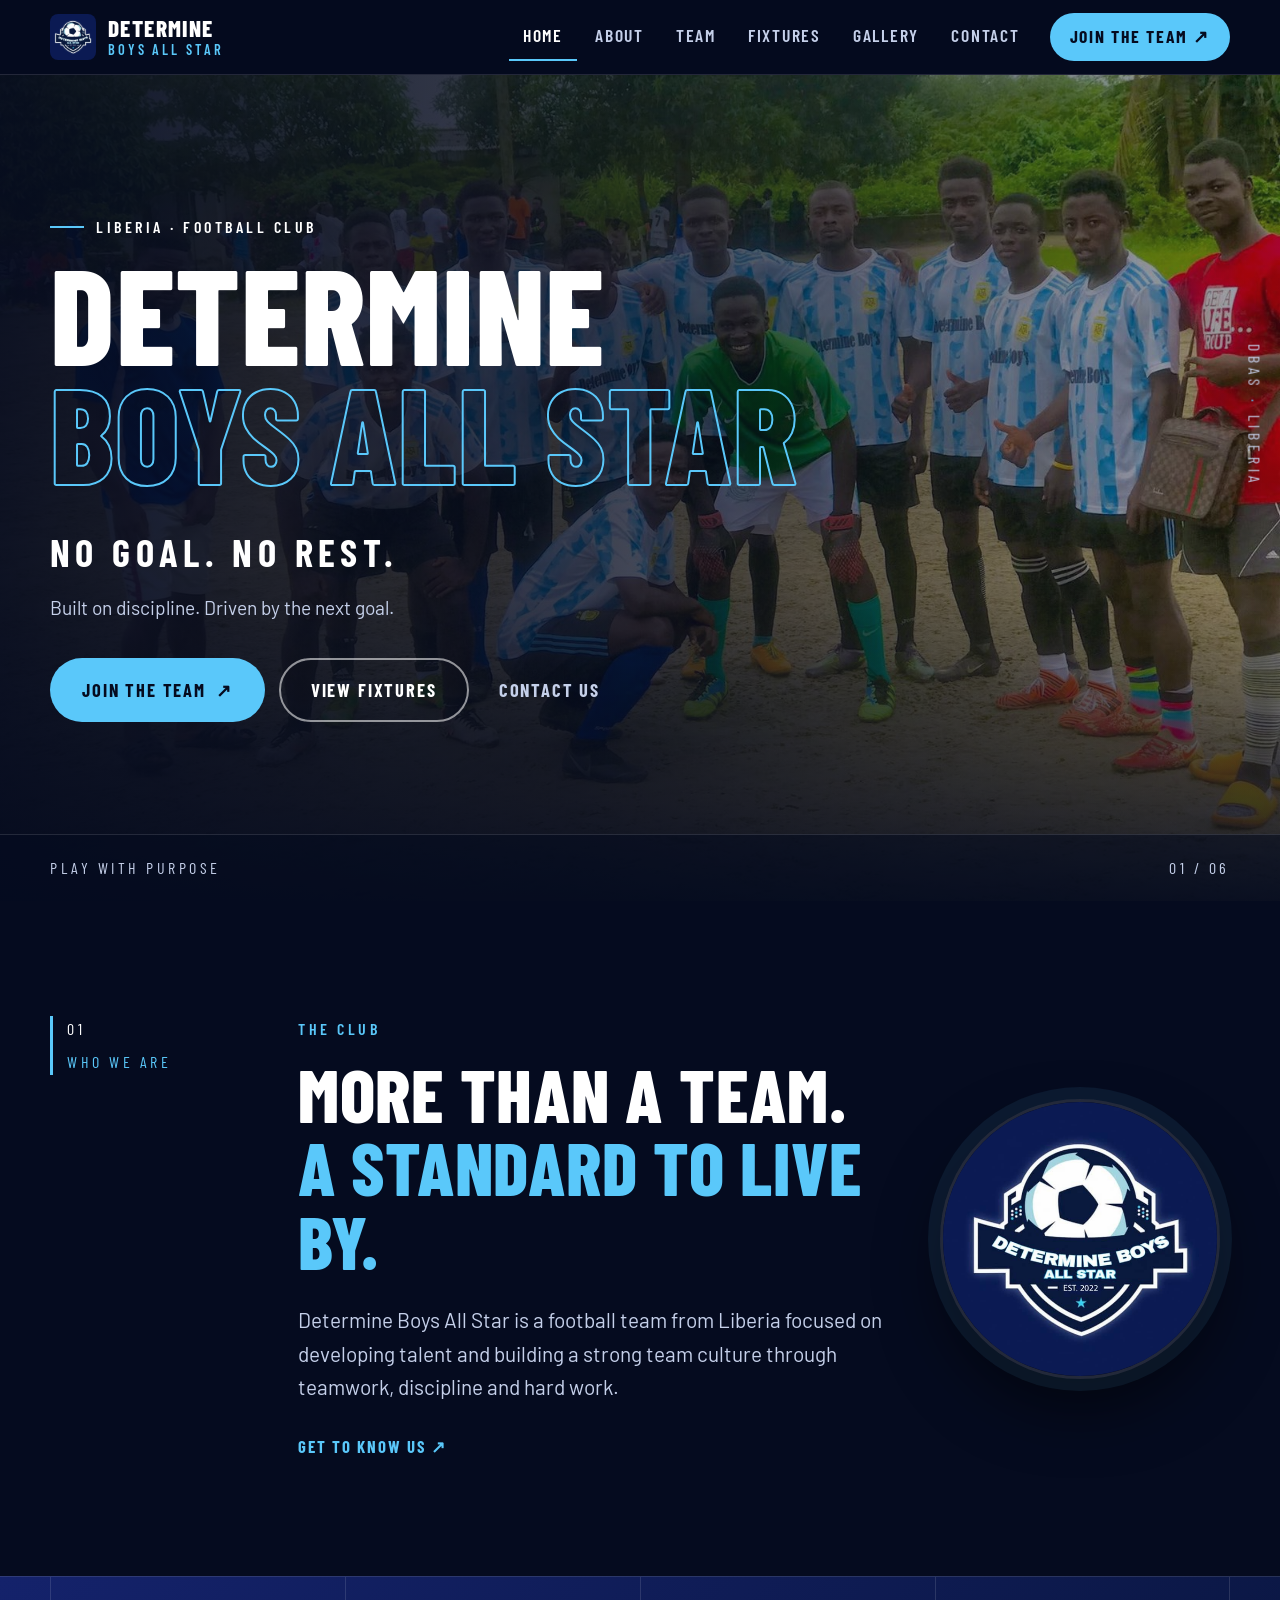
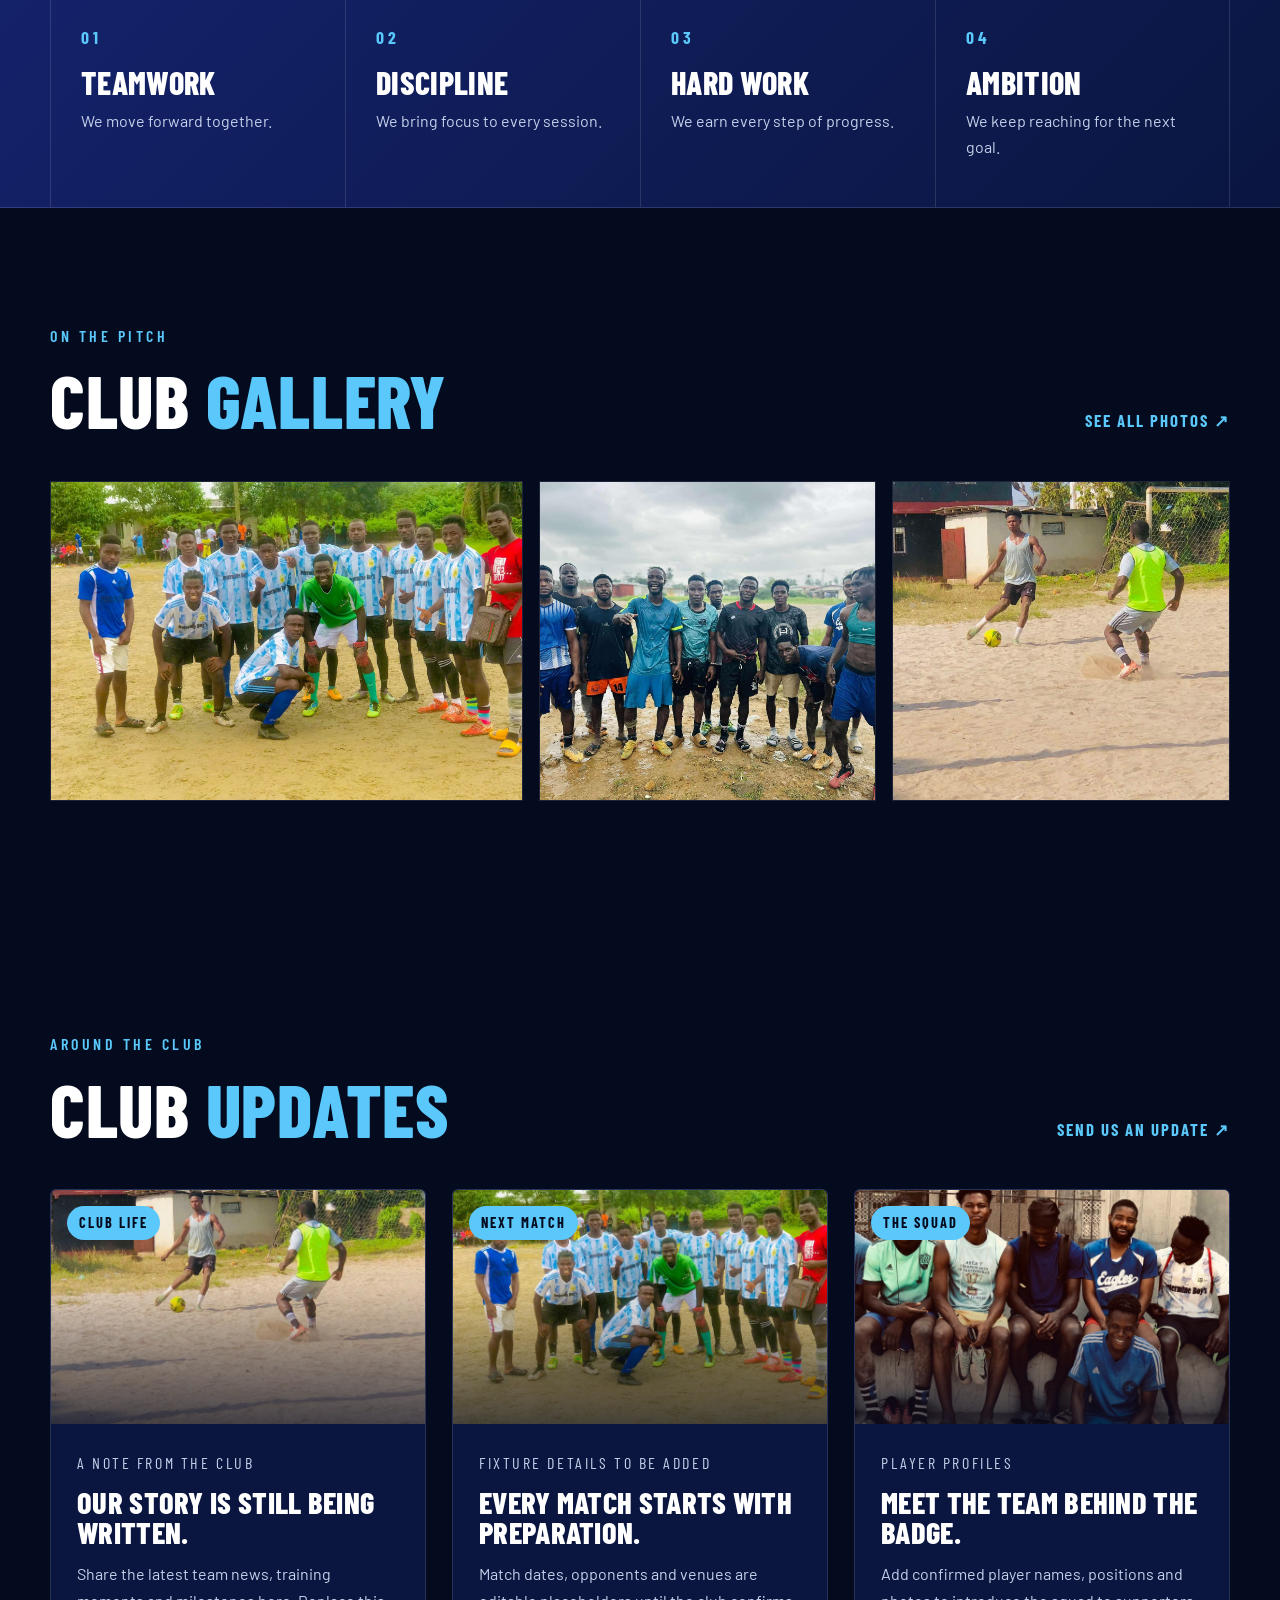
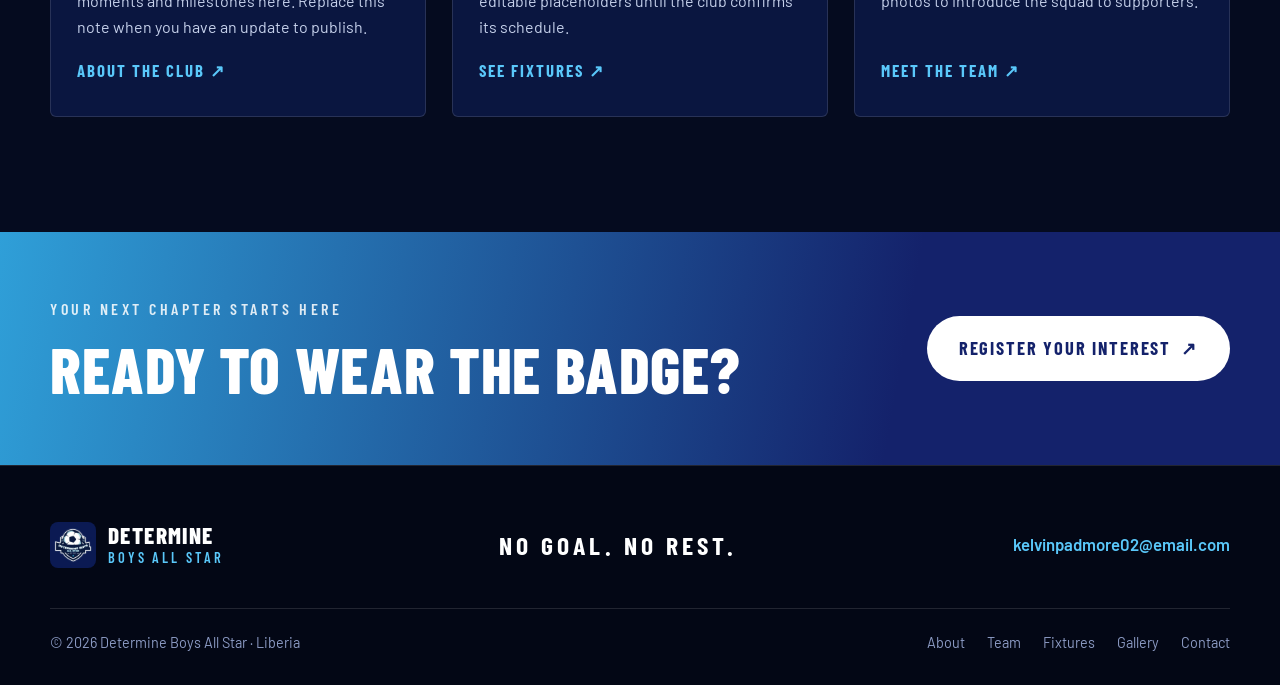
<file: index.html>
<!doctype html>
<html lang="en">
<head>
  <meta charset="utf-8">
  <meta name="viewport" content="width=device-width, initial-scale=1">
  <meta name="theme-color" content="#050b1f">
  <meta name="description" content="Meet Determine Boys All Star, a football team from Liberia built on teamwork, discipline and hard work. No Goal No Rest.">
  <meta property="og:title" content="Determine Boys All Star | No Goal No Rest">
  <meta property="og:description" content="A football team from Liberia driven by teamwork, discipline and ambition.">
  <meta property="og:type" content="website">
  <title>Determine Boys All Star | No Goal No Rest</title>
  <link rel="icon" href="assets/logo.png" type="image/png">
  <link rel="stylesheet" href="css/styles.css">
  <link rel="stylesheet" href="css/gallery.css">
  <script src="js/script.js" defer></script><script src="js/gallery.js" defer></script>
</head>
<body>
  <a class="skip-link" href="#main">Skip to content</a>
  <header class="site-header"><div class="container nav-wrap">
    <a class="brand" href="index.html" aria-label="Determine Boys All Star home">
      <img src="assets/logo.png" alt="" width="46" height="46"><span><strong>DETERMINE</strong><small>BOYS ALL STAR</small></span></a>
    <button class="menu-toggle" type="button" aria-expanded="false" aria-controls="primary-nav"><span></span><span></span><span></span>
      <span class="sr-only">Open navigation</span></button>
    <nav id="primary-nav" class="primary-nav" aria-label="Main navigation"><a class="active" href="index.html">Home</a><a href="about.html">About</a>
      <a href="team.html">Team</a><a href="fixtures.html">Fixtures</a>
      <a href="gallery.html">Gallery</a><a href="contact.html">Contact</a>
      <a class="nav-cta" href="join.html">Join the Team <span aria-hidden="true">↗</span></a></nav>
  </div></header>
  <main id="main">
    <section class="hero"><div class="hero-shade"></div><div class="container hero-content reveal">
      <p class="eyebrow"><span class="eyebrow-mark">

      </span> LIBERIA · FOOTBALL CLUB</p><h1>DETERMINE<br><span>BOYS ALL STAR</span></h1>
      <p class="hero-motto">NO GOAL. NO REST.</p>
      <p class="hero-copy">Built on discipline. Driven by the next goal.</p><div class="button-row">
        <a class="button button-primary" href="join.html">JOIN THE TEAM <span>↗</span></a>
        <a class="button button-outline" href="fixtures.html">VIEW FIXTURES</a>
        <a class="button button-quiet" href="contact.html">CONTACT US</a></div></div>
        <div class="hero-side">DBAS <span>·</span> LIBERIA</div><div class="hero-bottom">
          <span>PLAY WITH PURPOSE</span><span>01 / 06</span></div></section>
    <section class="intro section-pad"><div class="container intro-grid"><div class="section-label reveal">
      <span>01</span><span>WHO WE ARE</span></div><div class="intro-main reveal">
        <p class="eyebrow green-text">THE CLUB</p><h2>More than a team.<br>
          <span>A standard to live by.</span></h2>
          <p class="lead">Determine Boys All Star is a football team from Liberia focused on developing talent and building a 
            strong team culture through teamwork, discipline and hard work.</p>
            <a class="text-link" href="about.html">GET TO KNOW US <span>↗</span></a>
          </div><div class="intro-seal"><img src="assets/logo.png" alt="Determine Boys All Star club crest"></div></div></section>
    <section class="values-band"><div class="container value-grid"><div>
      <span class="value-number">01</span><h3>TEAMWORK</h3><p>We move forward together.</p>
    </div><div><span class="value-number">02</span><h3>DISCIPLINE</h3><p>We bring focus to every session.</p>
    </div><div><span class="value-number">03</span><h3>HARD WORK</h3><p>We earn every step of progress.</p>
    </div><div><span class="value-number">04</span><h3>AMBITION</h3><p>We keep reaching for the next goal.</p>
    </div></div></section>
    <section class="section-pad gallery-preview"><div class="container">
      <div class="section-heading"><div><p class="eyebrow green-text">ON THE PITCH</p>
        <h2>Club <span>gallery</span></h2>
      </div><a class="text-link" href="gallery.html">SEE ALL PHOTOS <span>↗</span>
      </a></div><div class="preview-strip"><a href="gallery.html">
        <img src="assets/gallery/matchday-team.jpg" alt="Determine Boys All Star players posing together before a match" loading="lazy">
      </a>
      <a href="gallery.html"><img src="assets/gallery/training-rain.jpg" alt="Players gathered on a muddy pitch after training in the rain" loading="lazy"></a>
      <a href="gallery.html"><img src="assets/gallery/training-sand.jpg" alt="Two players competing for the ball during a training session" loading="lazy">
      </a></div></div></section>
    <section class="section-pad news-section"><div class="container">
      <div class="section-heading reveal"><div><p class="eyebrow green-text">AROUND THE CLUB</p>
        <h2>Club <span>updates</span></h2></div><a class="text-link" href="contact.html">SEND US AN UPDATE <span>↗</span>
        </a></div><div class="cards-grid"><article class="feature-card reveal"><div class="card-image image-training">
          <span class="card-tag">CLUB LIFE</span></div><div class="card-body"><p class="card-meta">A NOTE FROM THE CLUB</p>
            <h3>Our story is still being written.</h3>
            <p>Share the latest team news, training moments and milestones here. Replace this note when you have an update to publish.</p>
            <a class="text-link" href="about.html">ABOUT THE CLUB <span>↗</span></a></div>
          </article><article class="feature-card reveal"><div class="card-image image-match">
            <span class="card-tag">NEXT MATCH</span></div><div class="card-body">
              <p class="card-meta">FIXTURE DETAILS TO BE ADDED</p><h3>Every match starts with preparation.</h3>
              <p>Match dates, opponents and venues are editable placeholders until the club confirms its schedule.</p>
              <a class="text-link" href="fixtures.html">SEE FIXTURES <span>↗</span></a>
            </div></article><article class="feature-card reveal"><div class="card-image image-team">
              <span class="card-tag">THE SQUAD</span></div>
              <div class="card-body"><p class="card-meta">PLAYER PROFILES</p>
                <h3>Meet the team behind the badge.</h3>
                <p>Add confirmed player names, positions and photos to introduce the squad to supporters.</p>
                <a class="text-link" href="team.html">MEET THE TEAM <span>↗</span></a>
              </div></article></div></div></section>
    <section class="cta-strip"><div class="container cta-inner"><div>
      <p class="eyebrow">YOUR NEXT CHAPTER STARTS HERE</p><h2>Ready to wear the badge?</h2>
    </div><a class="button button-light" href="join.html">REGISTER YOUR INTEREST <span>↗</span></a></div></section>
  </main>
  <footer class="site-footer">
    <div class="container footer-top"><a class="brand" href="index.html"><img src="assets/logo.png" alt="" width="46" height="46"><span>
      <strong>DETERMINE</strong><small>BOYS ALL STAR</small></span></a>
      <p>NO GOAL. NO REST.</p>
      <a class="footer-email" href="mailto:kelvinpadmore02@email.com">kelvinpadmore02@email.com</a>
    </div><div class="container footer-bottom">
      <span>© <span data-year>2026</span> Determine Boys All Star · Liberia</span>
      <nav aria-label="Footer navigation"><a href="about.html">About</a>
        <a href="team.html">Team</a><a href="fixtures.html">Fixtures</a>
        <a href="gallery.html">Gallery</a><a href="contact.html">Contact</a></nav></div></footer>
</body></html>
</file>
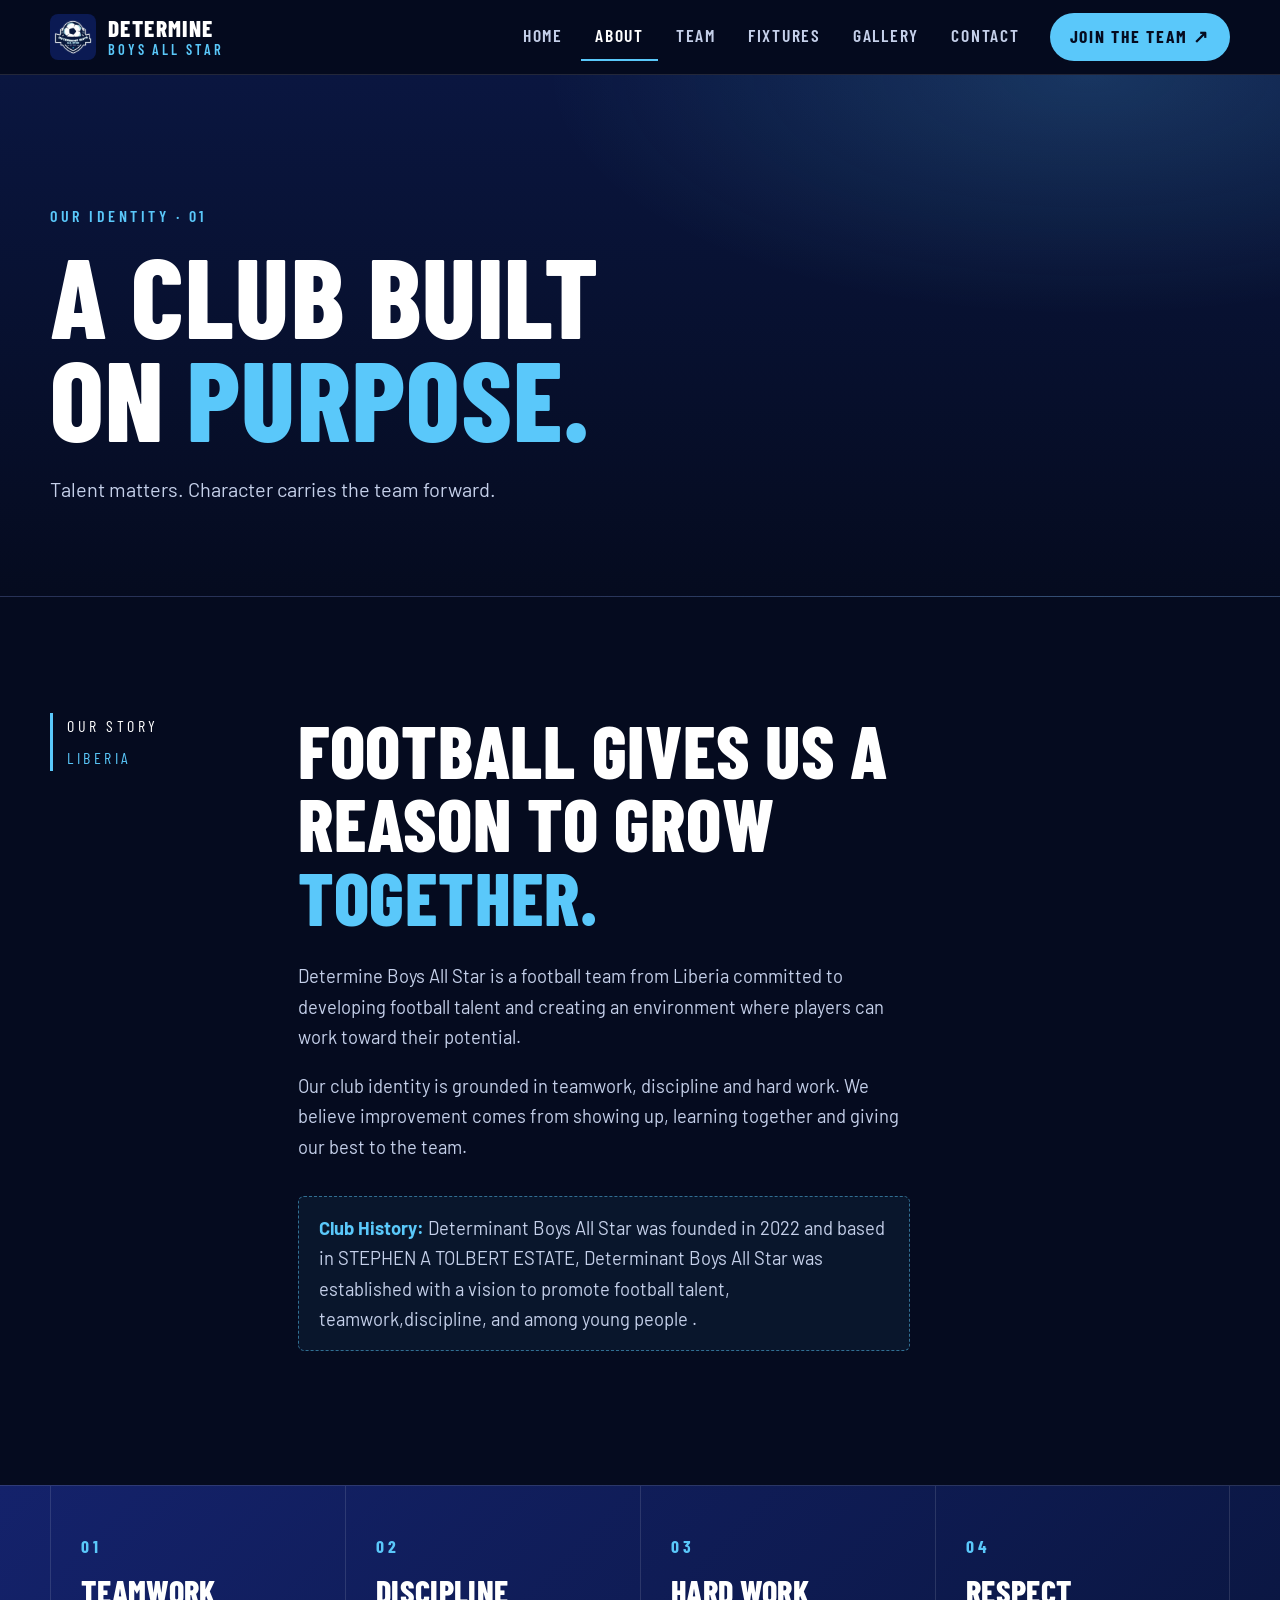
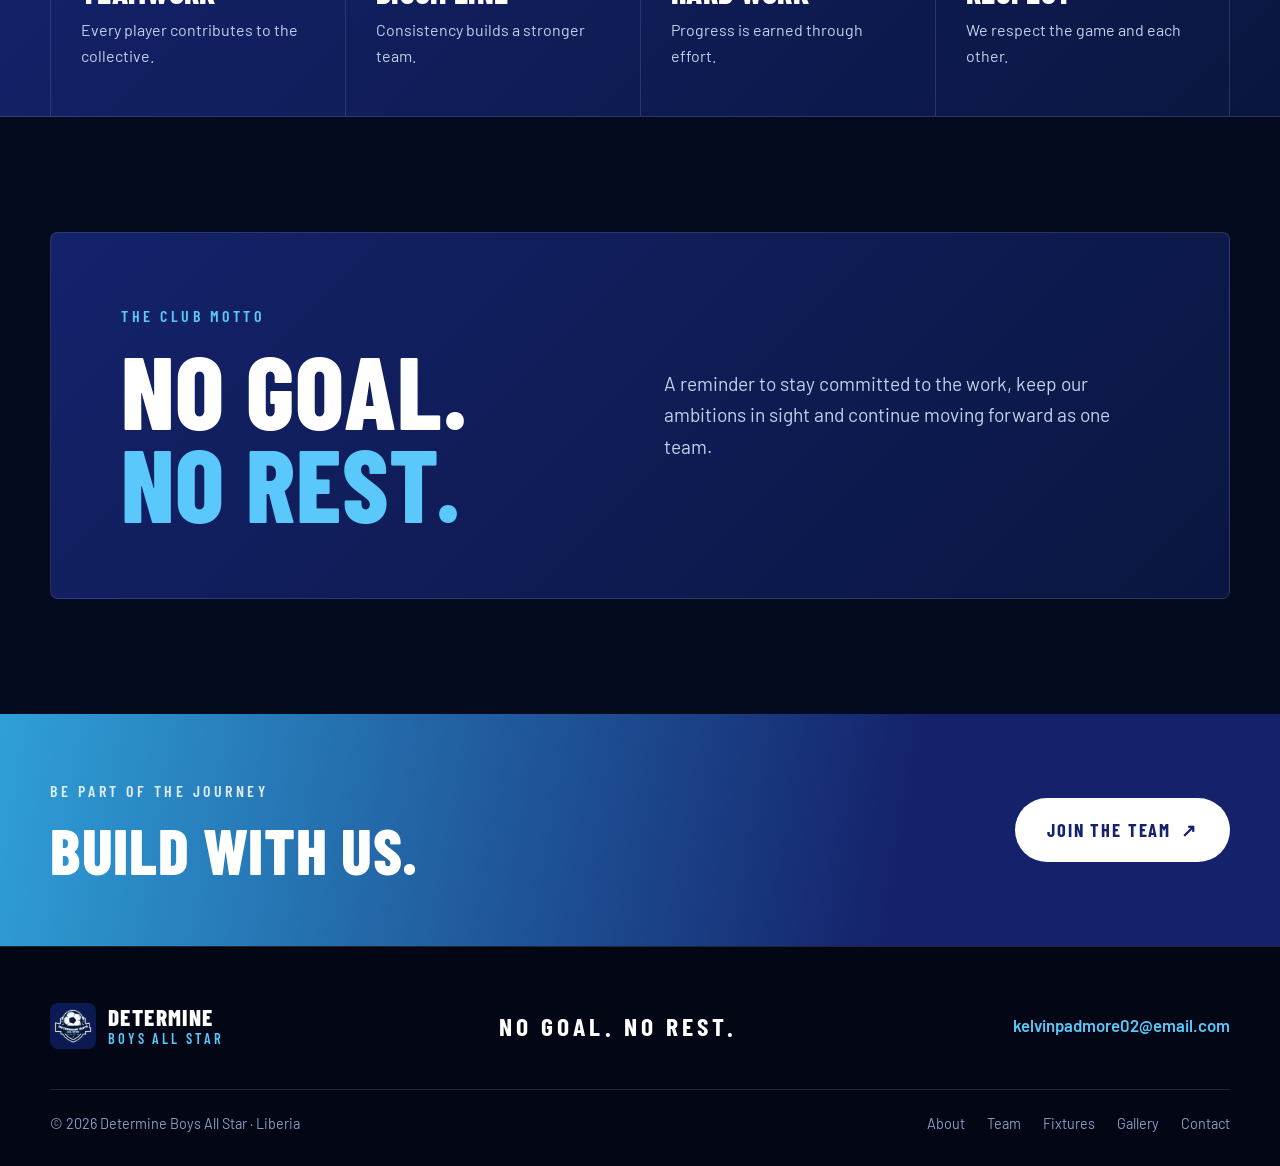
<file: about.html>
<!doctype html>
<html lang="en"><head><meta charset="utf-8">
    <meta name="viewport" content="width=device-width, initial-scale=1">
    <meta name="theme-color" content="#050b1f">
    <meta name="description" content="Learn about Determine Boys All Star, 
    a Liberian football team built on teamwork, discipline and hard work.">
    <meta property="og:title" content="About | Determine Boys All Star"><meta property="og:description" content="Our values, 
    purpose and club identity.">
    <title>About | Determine Boys All Star</title>
    <link rel="icon" href="assets/logo.png" type="image/png">
    <link rel="stylesheet" href="css/styles.css">
    <link rel="stylesheet" href="css/gallery.css"><script src="js/script.js" defer>

    </script><script src="js/gallery.js" defer></script>
    </head><body><a class="skip-link" href="#main">Skip to content</a>
        <header class="site-header"><div class="container nav-wrap">
            <a class="brand" href="index.html"><img src="assets/logo.png" alt="" width="46" height="46">
                <span><strong>DETERMINE</strong><small>BOYS ALL STAR</small></span>
            </a><button class="menu-toggle" type="button" aria-expanded="false" aria-controls="primary-nav">
                <span></span><span></span><span></span><span class="sr-only">Open navigation</span>
            </button><nav id="primary-nav" class="primary-nav" aria-label="Main navigation">
                <a href="index.html">Home</a><a class="active" href="about.html">About</a>
                <a href="team.html">Team</a><a href="fixtures.html">Fixtures</a>
                <a href="gallery.html">Gallery</a><a href="contact.html">Contact</a>
                <a class="nav-cta" href="join.html">Join the Team <span>↗</span></a>
            </nav></div></header><main id="main"><section class="page-hero">
                <div class="container page-hero-inner"><p class="eyebrow green-text">OUR IDENTITY · 01</p>
                    <h1>A club built<br>on <span>purpose.</span></h1>
                    <p>Talent matters. Character carries the team forward.</p></div>
                </section><section class="section-pad"><div class="container about-layout">
                    <div class="section-label"><span>OUR STORY</span><span>LIBERIA</span></div>
                    <div class="prose"><h2>Football gives us a reason to grow <span>together.</span>
                    </h2><p>Determine Boys All Star is a football team from Liberia committed to developing football talent 
                        and creating an environment where players can work toward their potential.</p>
                        <p>Our club identity is grounded in teamwork, discipline and hard work. 
                            We believe improvement comes from showing up, learning together and giving our best to the team.</p>
                            <p class="editable-note"><strong>Club History:</strong> Determinant Boys All Star was founded in 2022 and based in STEPHEN A TOLBERT ESTATE,
                                Determinant Boys All Star was established with a vision to promote football talent, teamwork,discipline, and among young people .</p>
                            </div></div></section><section class="values-band"><div class="container value-grid">
                                <div><span class="value-number">01</span><h3>TEAMWORK</h3>
                                    <p>Every player contributes to the collective.</p></div><div>
                                        <span class="value-number">02</span><h3>DISCIPLINE</h3>
                                        <p>Consistency builds a stronger team.</p></div><div><span class="value-number">03</span>
                                            <h3>HARD WORK</h3><p>Progress is earned through effort.</p></div>
                                            <div><span class="value-number">04</span><h3>RESPECT</h3>
                                                <p>We respect the game and each other.</p></div></div></section>
                                                <section class="section-pad"><div class="container motto-panel"><div>
                                                    <p class="eyebrow green-text">THE CLUB MOTTO</p><h2>NO GOAL.<br>
                                                        <span>NO REST.</span></h2></div>
                                                        <p>A reminder to stay committed to the work, 
                                                            keep our ambitions in sight and continue moving forward as one team.</p>
                                                        </div></section><section class="cta-strip"><div class="container cta-inner"><div>
                                                            <p class="eyebrow">BE PART OF THE JOURNEY</p><h2>Build with us.</h2></div>
                                                            <a class="button button-light" href="join.html">JOIN THE TEAM <span>↗</span>
                                                            </a></div></section></main><footer class="site-footer"><div class="container footer-top">
                                                                <a class="brand" href="index.html"><img src="assets/logo.png" alt="" width="46" height="46">
                                                                    <span><strong>DETERMINE</strong><small>BOYS ALL STAR</small></span></a>
                                                                    <p>NO GOAL. NO REST.</p><a class="footer-email" href="mailto:kelvinpadmore02@email.com">kelvinpadmore02@email.com</a></div><div class="container footer-bottom">
                                                                        <span>© <span data-year>2026</span> Determine Boys All Star · Liberia</span><nav aria-label="Footer navigation"><a href="about.html">About</a>
                                                                            <a href="team.html">Team</a><a href="fixtures.html">Fixtures</a><a href="gallery.html">Gallery</a>
                                                                            <a href="contact.html">Contact</a></nav></div>
                                                                        </footer></body></html>
</file>
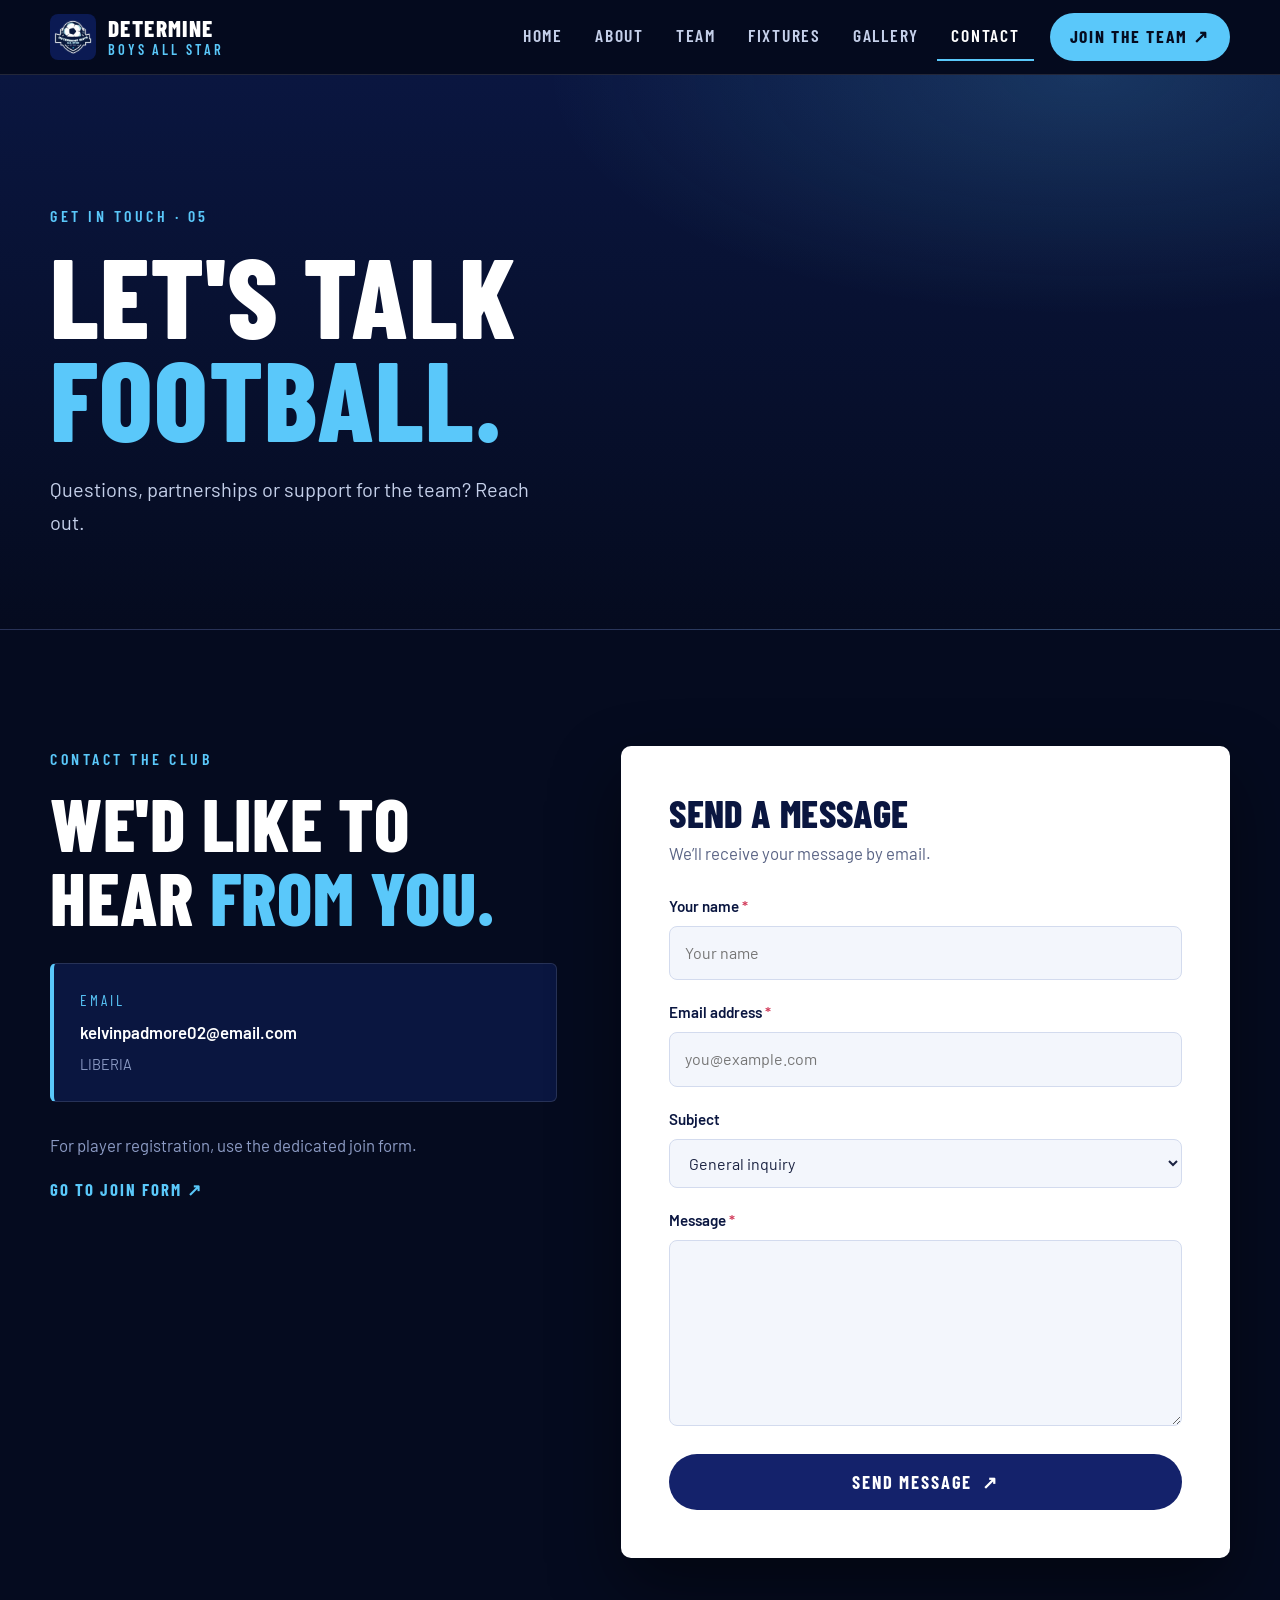
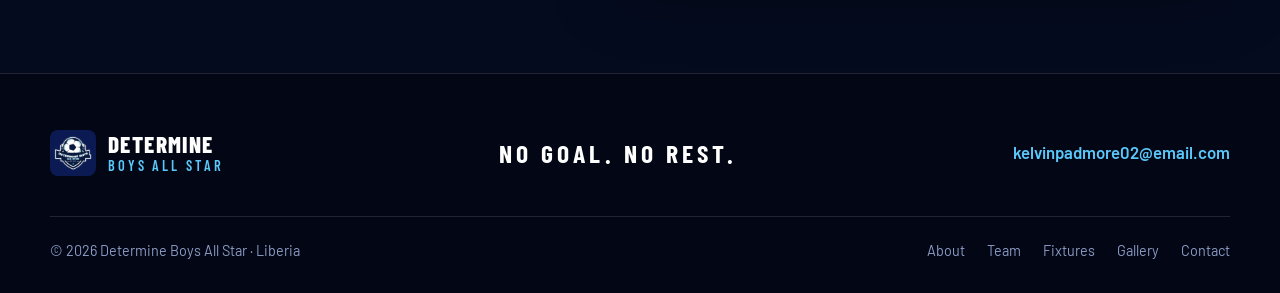
<file: contact.html>
<!doctype html>
<html lang="en"><head><meta charset="utf-8">
    <meta name="viewport" content="width=device-width, initial-scale=1">
    <meta name="theme-color" content="#050b1f">
    <meta name="description" content="Contact Determine Boys All Star in Liberia by email or send a message using the contact form."><meta property="og:title" content="Contact | Determine Boys All Star">
    <meta property="og:description" content="Get in touch with the club.">
    <title>Contact | Determine Boys All Star</title><link rel="icon" href="assets/logo.png" type="image/png">
    <link rel="stylesheet" href="css/styles.css"><link rel="stylesheet" href="css/gallery.css">
    <script src="js/script.js" defer></script><script src="js/gallery.js" defer>

    </script></head><body><a class="skip-link" href="#main">Skip to content</a>
    <header class="site-header"><div class="container nav-wrap"><a class="brand" href="index.html">
        <img src="assets/logo.png" alt="" width="46" height="46"><span><strong>DETERMINE</strong>
            <small>BOYS ALL STAR</small>
        </span></a>
        <button class="menu-toggle" type="button" aria-expanded="false" aria-controls="primary-nav">
            <span></span><span></span><span></span>
            <span class="sr-only">Open navigation</span>
        </button><nav id="primary-nav" class="primary-nav" aria-label="Main navigation">
            <a href="index.html">Home</a><a href="about.html">About</a>
            <a href="team.html">Team</a><a href="fixtures.html">Fixtures</a>
            <a href="gallery.html">Gallery</a><a class="active" href="contact.html">Contact</a>
            <a class="nav-cta" href="join.html">Join the Team <span>↗</span></a>
        </nav></div></header><main id="main"><section class="page-hero">
            <div class="container page-hero-inner">
                <p class="eyebrow green-text">GET IN TOUCH · 05</p>
                <h1>Let's talk<br><span>football.</span></h1>
                <p>Questions, partnerships or support for the team? Reach out.</p>
            </div></section><section class="section-pad"><div class="container form-layout">
                <div class="form-aside"><p class="eyebrow green-text">CONTACT THE CLUB</p>
                    <h2>We'd like to<br>hear <span>from you.</span></h2>
                    <div class="contact-card"><span>EMAIL</span><a href="mailto:kelvinpadmore02@email.com">kelvinpadmore02@email.com</a>
                        <small>LIBERIA</small></div><p class="muted">For player registration, use the dedicated join form.</p>
                        <a class="text-link" href="join.html">GO TO JOIN FORM <span>↗</span>
                        </a></div><div class="form-panel"><h2>Send a message</h2>
                            <p class="form-help">We’ll receive your message by email.</p>
                            <form action="https://formspree.io/f/mgaokgow"
                    
                    method="POST">
                                <input type="hidden" name="_subject" value="Website message — Determine Boys All Star">
                                <input type="hidden" name="_template" value="table">
                                <input type="hidden" name="_captcha" value="true"><div class="form-row">
                                    <label for="contact-name">Your name <span>*</span>
                                    </label>
                                    <input id="contact-name" name="Name" type="text" autocomplete="name" required maxlength="100" placeholder="Your name">
                                </div><div class="form-row"><label for="contact-email">Email address <span>*</span>
                                </label><input id="contact-email" name="Email" type="email" autocomplete="email" required maxlength="120" placeholder="you@example.com">
                            </div><div class="form-row"><label for="topic">Subject</label><select id="topic" name="Subject">
                                <option value="General inquiry">General inquiry</option><option value="Partnership">Partnership</option>
                                <option value="Club support">Club support</option><option value="Other">Other</option>
                            </select></div><div class="form-row"><label for="contact-message">Message <span>*</span>
                            </label>
                            <textarea id="contact-message" name="Message" rows="6" required maxlength="2000" placeholder="How can we help?">

                            </textarea></div><button class="button button-primary form-submit" type="submit">SEND MESSAGE <span>↗</span>
                            </button>
                        </form></div></div></section></main><footer class="site-footer"><div class="container footer-top">
                            <a class="brand" href="index.html"><img src="assets/logo.png" alt="" width="46" height="46"><span>
                                <strong>DETERMINE</strong><small>BOYS ALL STAR</small></span></a><p>NO GOAL. NO REST.</p><a class="footer-email" href="mailto:kelvinpadmore02@email.com">kelvinpadmore02@email.com</a>
                            </div>
                            <div class="container footer-bottom"><span>© <span data-year>2026</span> Determine Boys All Star · Liberia</span>
                                <nav aria-label="Footer navigation"><a href="about.html">About</a><a href="team.html">Team</a>
                                    <a href="fixtures.html">Fixtures</a><a href="gallery.html">Gallery</a><a href="contact.html">Contact</a></nav>
                                </div></footer></body>
                                </html>
</file>
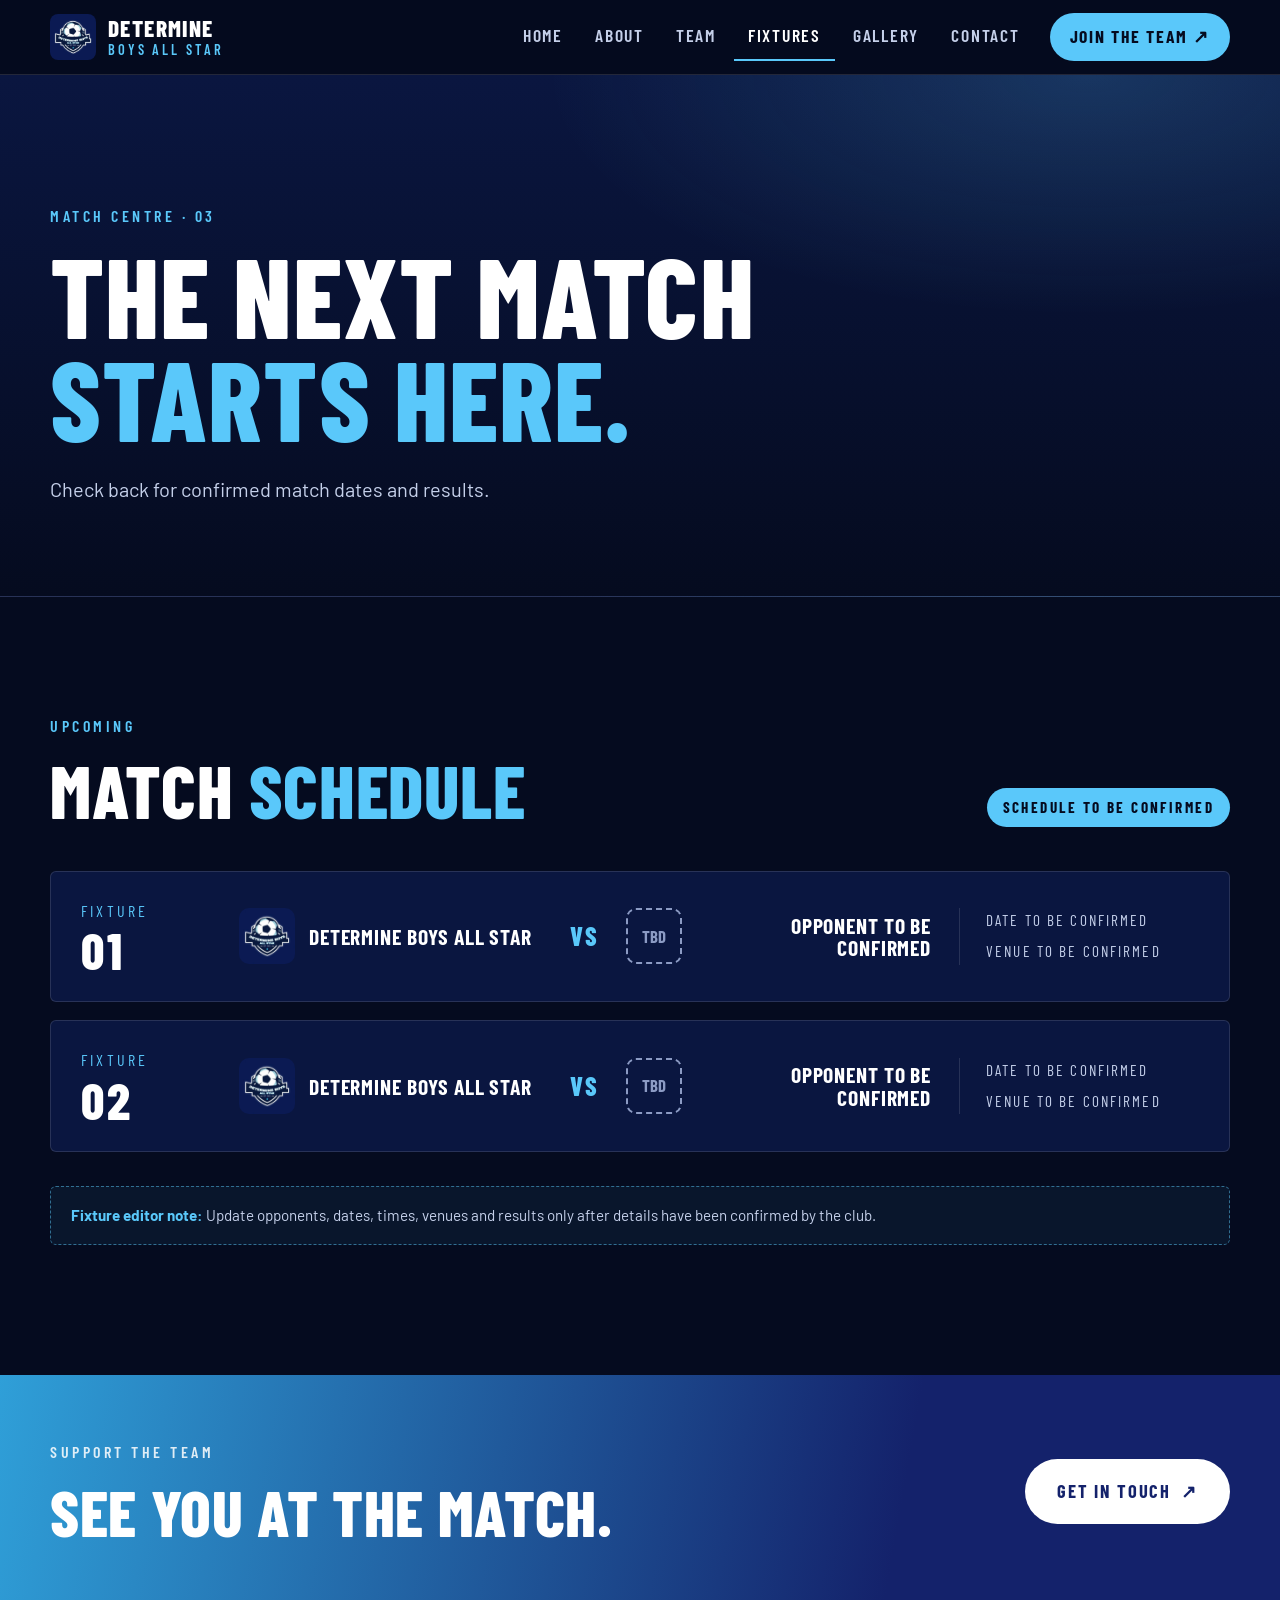
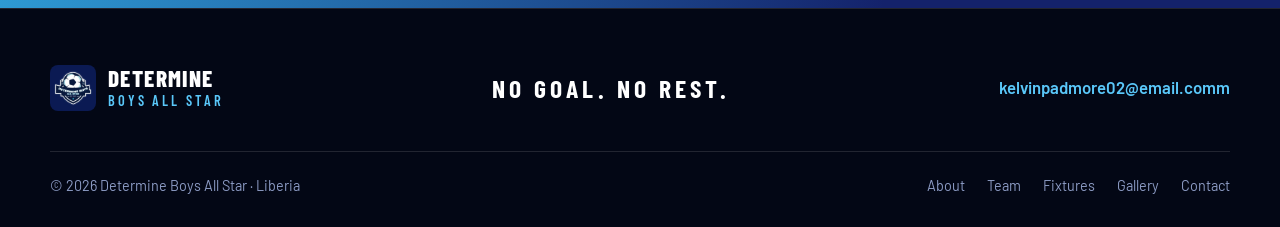
<file: fixtures.html>
<!doctype html>
<html lang="en"><head><meta charset="utf-8">
    <meta name="viewport" content="width=device-width, initial-scale=1">
    <meta name="theme-color" content="#050b1f">
    <meta name="description" content="Upcoming fixtures and recent results for Determine Boys All Star. Schedule details are editable club placeholders.">
    <meta property="og:title" content="Fixtures | Determine Boys All Star">
    <meta property="og:description" content="Upcoming matches and results.">
    <title>Fixtures | Determine Boys All Star</title><link rel="icon" href="assets/logo.png" type="image/png">
    <link rel="stylesheet" href="css/styles.css">
    <link rel="stylesheet" href="css/gallery.css"><script src="js/script.js" defer>

    </script><script src="js/gallery.js" defer></script>
    </head><body><a class="skip-link" href="#main">Skip to content</a>
        <header class="site-header"><div class="container nav-wrap">
            <a class="brand" href="index.html">
                <img src="assets/logo.png" alt="" width="46" height="46">
                <span><strong>DETERMINE</strong><small>BOYS ALL STAR</small>
                </span></a>
                <button class="menu-toggle" type="button" aria-expanded="false" aria-controls="primary-nav">
                    <span></span><span></span><span></span><span class="sr-only">Open navigation</span>
                </button><nav id="primary-nav" class="primary-nav" aria-label="Main navigation">
                    <a href="index.html">Home</a><a href="about.html">About</a><a href="team.html">Team</a>
                    <a class="active" href="fixtures.html">Fixtures</a><a href="gallery.html">Gallery</a>
                    <a href="contact.html">Contact</a><a class="nav-cta" href="join.html">Join the Team <span>↗</span>
                    </a></nav></div></header><main id="main"><section class="page-hero">
                        <div class="container page-hero-inner"><p class="eyebrow green-text">MATCH CENTRE · 03</p>
                            <h1>The next match<br><span>starts here.</span></h1>
                            <p>Check back for confirmed match dates and results.</p></div>
                        </section><section class="section-pad"><div class="container">
                            <div class="section-heading"><div><p class="eyebrow green-text">UPCOMING</p>
                                <h2>Match <span>schedule</span></h2></div>
                                <span class="schedule-status">SCHEDULE TO BE CONFIRMED</span>
                            </div><div class="fixture-list"><article class="fixture-card">
                                <div class="fixture-round">FIXTURE <b>01</b></div><div class="fixture-clubs">
                                    <div><img src="assets/logo.png" alt="" width="56" height="56">
                                        <strong>Determine Boys All Star</strong></div>
                                        <span class="versus">VS</span><div class="opponent">
                                            <span class="opponent-mark">TBD</span>
                                            <strong>Opponent to be confirmed</strong></div>
                                        </div><div class="fixture-details">
                                            <span>DATE TO BE CONFIRMED</span>
                                            <span>VENUE TO BE CONFIRMED</span></div>
                                        </article><article class="fixture-card">
                                            <div class="fixture-round">FIXTURE <b>02</b></div>
                                            <div class="fixture-clubs"><div>
                                                <img src="assets/logo.png" alt="" width="56" height="56">
                                                <strong>Determine Boys All Star</strong></div>
                                                <span class="versus">VS</span><div class="opponent">
                                                    <span class="opponent-mark">TBD</span>
                                                    <strong>Opponent to be confirmed</strong></div>
                                                </div><div class="fixture-details">
                                                    <span>DATE TO BE CONFIRMED</span>
                                                    <span>VENUE TO BE CONFIRMED</span></div>
                                                </article></div><p class="editable-note">
                                                    <strong>Fixture editor note:</strong> Update opponents, dates, times, 
                                                    venues and results only after details have been confirmed by the club.</p></div></section><section class="cta-strip">
                                                        <div class="container cta-inner"><div>
                                                            <p class="eyebrow">SUPPORT THE TEAM</p>
                                                            <h2>See you at the match.</h2></div>
                                                            <a class="button button-light" href="contact.html">GET IN TOUCH <span>↗</span>
                                                            </a></div></section>
                                                        </main><footer class="site-footer">
                                                            <div class="container footer-top">
                                                                <a class="brand" href="index.html"><img src="assets/logo.png" alt="" width="46" height="46">
                                                                    <span><strong>DETERMINE</strong><small>BOYS ALL STAR</small>
                                                                    </span></a><p>NO GOAL. NO REST.</p><a class="footer-email" href="mailto:kelvinpadmore02@email.com">kelvinpadmore02@email.comm</a>
                                                                </div>
                                                                <div class="container footer-bottom"><span>© <span data-year>2026</span> Determine Boys All Star · Liberia</span>
                                                                    <nav aria-label="Footer navigation"><a href="about.html">About</a><a href="team.html">Team</a><a href="fixtures.html">Fixtures</a>
                                                                        <a href="gallery.html">Gallery</a><a href="contact.html">Contact</a></nav>
                                                                    </div></footer></body>
                                                                    </html>
</file>
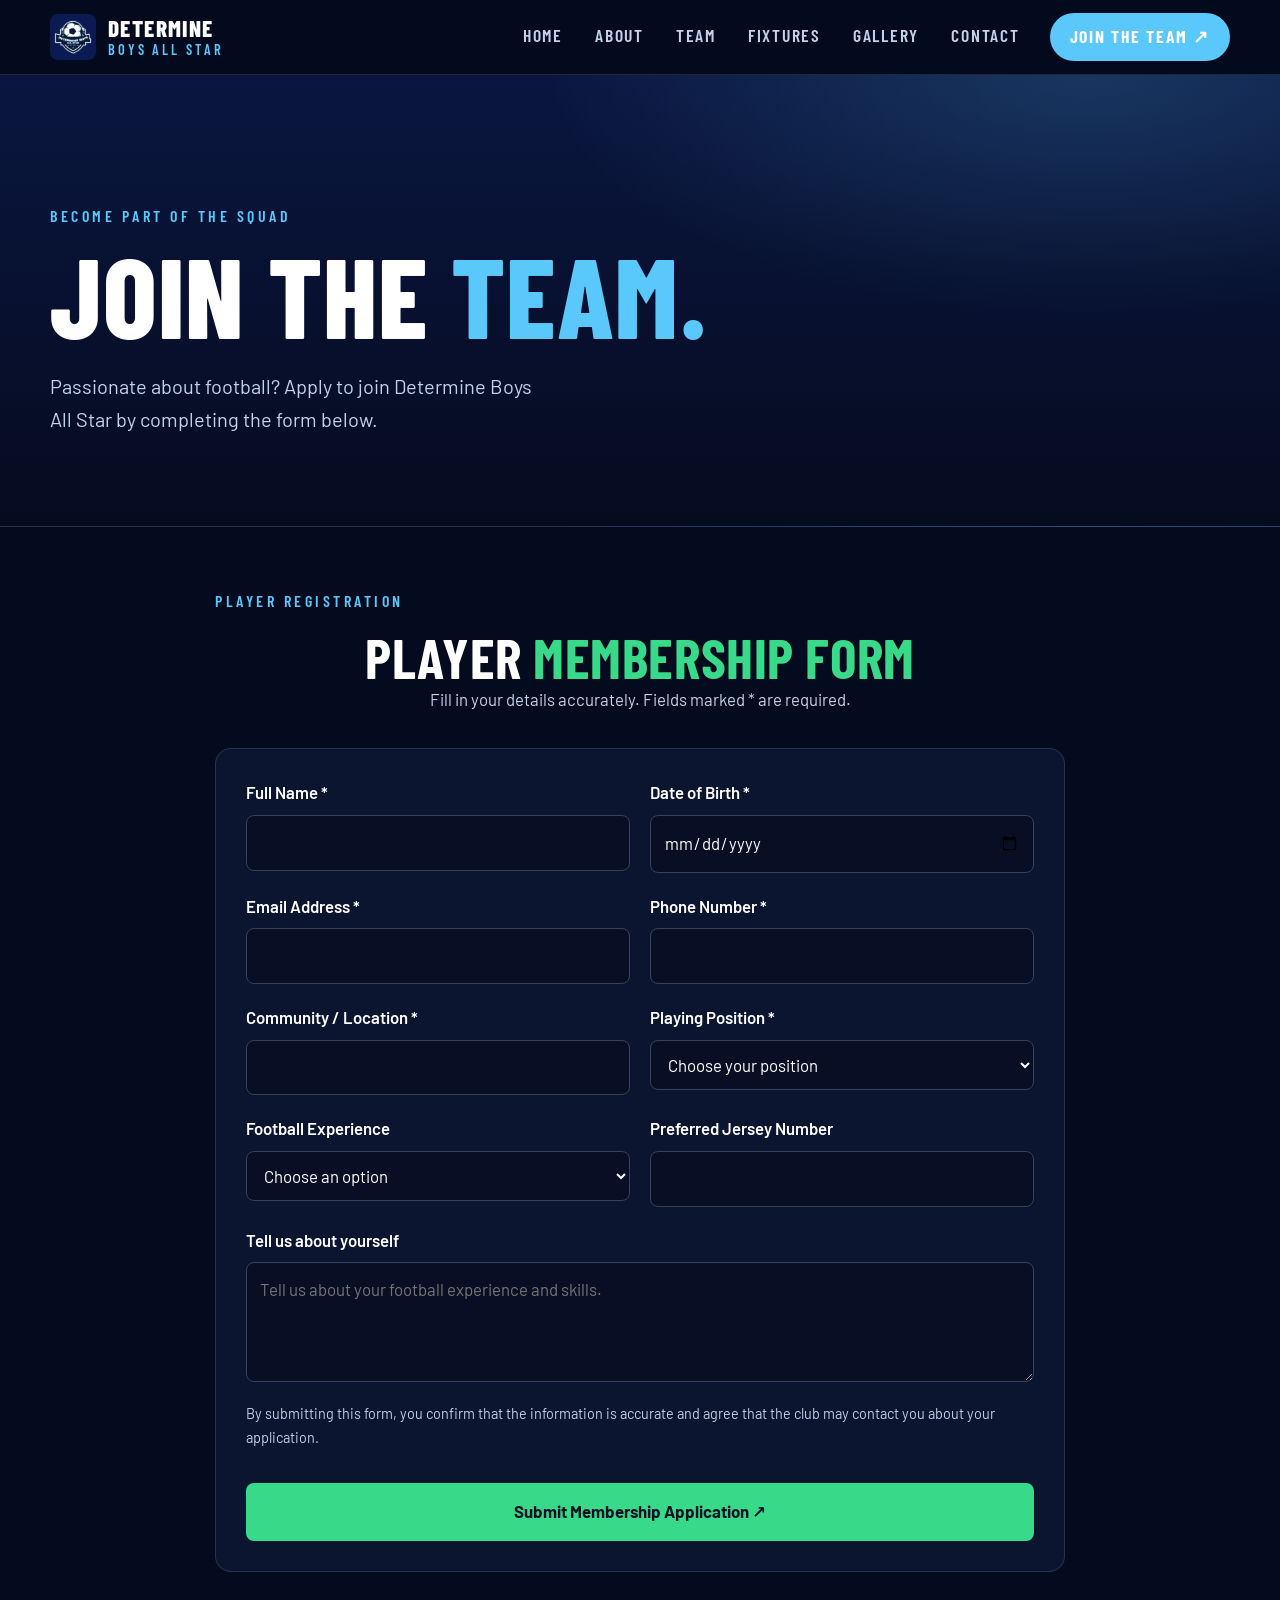
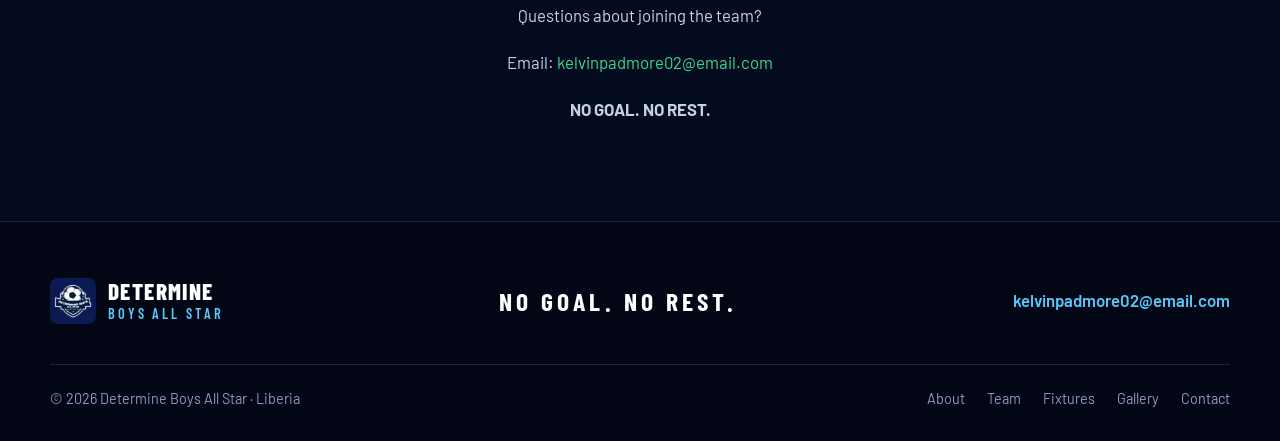
<file: join.html>
<!DOCTYPE html>
<html lang="en">
<head>
    <meta charset="UTF-8">
    <meta name="viewport" content="width=device-width, initial-scale=1.0">
    <meta name="theme-color" content="#050b1f">
    <meta name="description" content="Register to join Determine Boys All Star football team in Liberia.">
    <title>Join the Team | Determine Boys All Star</title>

    <link rel="icon" href="assets/logo.png" type="image/png">
    <link rel="stylesheet" href="css/styles.css">

    <style>
        .join-section {
            padding: 60px 20px 80px;
        }

        .join-container {
            max-width: 850px;
            margin: auto;
        }

        .join-heading {
            text-align: center;
            margin-bottom: 35px;
        }

        .join-heading h1 {
            font-size: clamp(2rem, 5vw, 3.5rem);
        }

        .join-heading h1 span {
            color: #39d98a;
        }

        .join-heading p {
            line-height: 1.7;
        }

        .join-form {
            display: grid;
            grid-template-columns: repeat(2, minmax(0, 1fr));
            gap: 20px;
            padding: 30px;
            background: #0c1530;
            border: 1px solid rgba(255,255,255,.12);
            border-radius: 16px;
        }

        .form-group {
            display: flex;
            flex-direction: column;
            gap: 8px;
        }

        .full-width {
            grid-column: 1 / -1;
        }

        .form-group label {
            font-weight: 600;
            color: #fff;
        }

        .form-group input,
        .form-group select,
        .form-group textarea {
            width: 100%;
            box-sizing: border-box;
            padding: 13px;
            border: 1px solid #34415f;
            border-radius: 8px;
            background: #080f25;
            color: #fff;
            font: inherit;
        }

        .form-group textarea {
            min-height: 120px;
            resize: vertical;
        }

        .form-group input:focus,
        .form-group select:focus,
        .form-group textarea:focus {
            outline: 2px solid #39d98a;
        }

        .form-note {
            grid-column: 1 / -1;
            color: #c5cee2;
            line-height: 1.6;
            font-size: .9rem;
        }

        .join-submit {
            grid-column: 1 / -1;
            padding: 15px;
            border: none;
            border-radius: 8px;
            background: #39d98a;
            color: #061326;
            font: inherit;
            font-weight: bold;
            cursor: pointer;
        }

        .join-submit:hover {
            filter: brightness(1.08);
        }

        .join-contact {
            text-align: center;
            margin-top: 28px;
            line-height: 1.8;
        }

        .join-contact a {
            color: #39d98a;
            overflow-wrap: anywhere;
        }

        @media (max-width: 600px) {
            .join-form {
                grid-template-columns: 1fr;
                padding: 20px;
            }

            .full-width,
            .form-note,
            .join-submit {
                grid-column: 1;
            }
        }
    </style>
</head>

<body>
    <a class="skip-link" href="#main">Skip to content</a>

    <header class="site-header">
        <div class="container nav-wrap">
            <a class="brand" href="index.html">
                <img src="assets/logo.png" alt="" width="46" height="46">
                <span>
                    <strong>DETERMINE</strong>
                    <small>BOYS ALL STAR</small>
                </span>
            </a>

            <button class="menu-toggle" type="button"
                    aria-expanded="false" aria-controls="primary-nav">
                <span></span>
                <span></span>
                <span></span>
                <span class="sr-only">Open navigation</span>
            </button>

            <nav id="primary-nav" class="primary-nav" aria-label="Main navigation">
                <a href="index.html">Home</a>
                <a href="about.html">About</a>
                <a href="team.html">Team</a>
                <a href="fixtures.html">Fixtures</a>
                <a href="gallery.html">Gallery</a>
                <a href="contact.html">Contact</a>
                <a class="nav-cta active" href="join.html">
                    Join the Team <span>↗</span>
                </a>
            </nav>
        </div>
    </header>

    <main id="main">
        <section class="page-hero">
            <div class="container page-hero-inner">
                <p class="eyebrow green-text">BECOME PART OF THE SQUAD</p>
                <h1>Join the <span>team.</span></h1>
                <p>
                    Passionate about football? Apply to join
                    Determine Boys All Star by completing the form below.
                </p>
            </div>
        </section>

        <section class="join-section">
            <div class="join-container">
                <div class="join-heading">
                    <p class="eyebrow green-text">PLAYER REGISTRATION</p>
                    <h1>Player <span>Membership Form</span></h1>
                    <p>Fill in your details accurately. Fields marked * are required.</p>
                </div>

                <!-- Replace YOUR_FORM_ID with your actual Formspree form ID -->
                <form
                    class="join-form"
                    action="https://formspree.io/f/mgaokgow"
                    
                    method="POST">

                    <input type="hidden" name="_subject"
                           value="New Player Application - Determine Boys All Star">

                    <div class="form-group">
                        <label for="full-name">Full Name *</label>
                        <input type="text" id="full-name" name="name"
                               autocomplete="name" required>
                    </div>

                    <div class="form-group">
                        <label for="dob">Date of Birth *</label>
                        <input type="date" id="dob" name="date_of_birth" required>
                    </div>

                    <div class="form-group">
                        <label for="email">Email Address *</label>
                        <input type="email" id="email" name="email"
                               autocomplete="email" required>
                    </div>

                    <div class="form-group">
                        <label for="phone">Phone Number *</label>
                        <input type="tel" id="phone" name="phone"
                               autocomplete="tel" required>
                    </div>

                    <div class="form-group">
                        <label for="location">Community / Location *</label>
                        <input type="text" id="location" name="location" required>
                    </div>

                    <div class="form-group">
                        <label for="position">Playing Position *</label>
                        <select id="position" name="playing_position" required>
                            <option value="">Choose your position</option>
                            <option value="Goalkeeper">Goalkeeper</option>
                            <option value="Defender">Defender</option>
                            <option value="Midfielder">Midfielder</option>
                            <option value="Forward">Forward</option>
                            <option value="Multiple positions">Multiple positions</option>
                        </select>
                    </div>

                    <div class="form-group">
                        <label for="experience">Football Experience</label>
                        <select id="experience" name="football_experience">
                            <option value="">Choose an option</option>
                            <option value="Beginner">Beginner</option>
                            <option value="Some experience">Some experience</option>
                            <option value="Experienced player">Experienced player</option>
                            <option value="Played for another team">Played for another team</option>
                        </select>
                    </div>

                    <div class="form-group">
                        <label for="jersey">Preferred Jersey Number</label>
                        <input type="number" id="jersey" name="jersey_number"
                               min="1" max="99">
                    </div>

                    <div class="form-group full-width">
                        <label for="message">Tell us about yourself</label>
                        <textarea id="message" name="message"
                            placeholder="Tell us about your football experience and skills."></textarea>
                    </div>

                    <p class="form-note">
                        By submitting this form, you confirm that the information
                        is accurate and agree that the club may contact you
                        about your application.
                    </p>

                    <button class="join-submit" type="submit">
                        Submit Membership Application ↗
                    </button>
                </form>

                <div class="join-contact">
                    <p>Questions about joining the team?</p>
                    <p>
                        Email:
                        <a href="mailto:kelvinpadmore02@email.com">
                            kelvinpadmore02@email.com
                        </a>
                    </p>
                    <p><strong>NO GOAL. NO REST.</strong></p>
                </div>
            </div>
        </section>
    </main>

    <footer class="site-footer">
        <div class="container footer-top">
            <a class="brand" href="index.html">
                <img src="assets/logo.png" alt="" width="46" height="46">
                <span>
                    <strong>DETERMINE</strong>
                    <small>BOYS ALL STAR</small>
                </span>
            </a>

            <p>NO GOAL. NO REST.</p>

            <a class="footer-email"
               href="mailto:kelvinpadmore02@email.com">
               kelvinpadmore02@email.com
            </a>
        </div>

        <div class="container footer-bottom">
            <span>© <span data-year>2026</span> Determine Boys All Star · Liberia</span>
            <nav aria-label="Footer navigation">
                <a href="about.html">About</a>
                <a href="team.html">Team</a>
                <a href="fixtures.html">Fixtures</a>
                <a href="gallery.html">Gallery</a>
                <a href="contact.html">Contact</a>
            </nav>
        </div>
    </footer>

    <script src="js/script.js" defer></script>
</body>
</html>
</file>
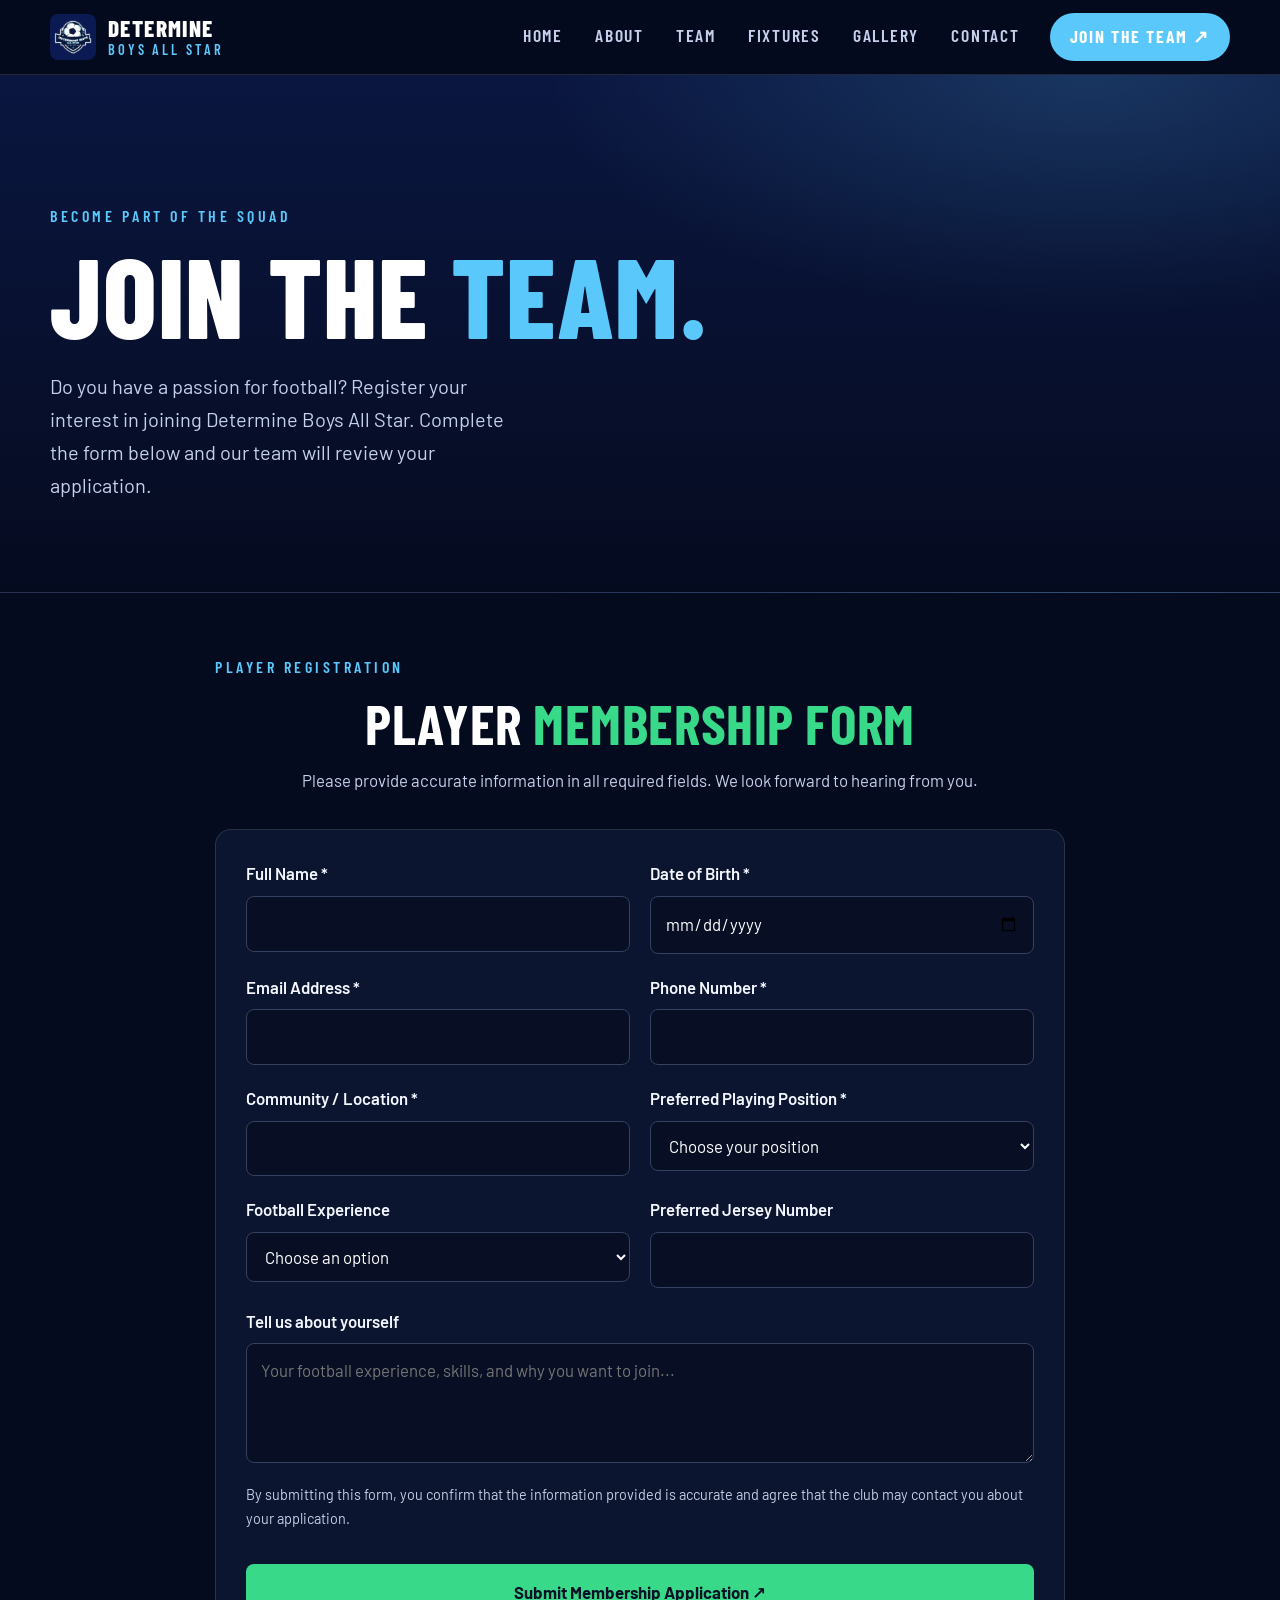
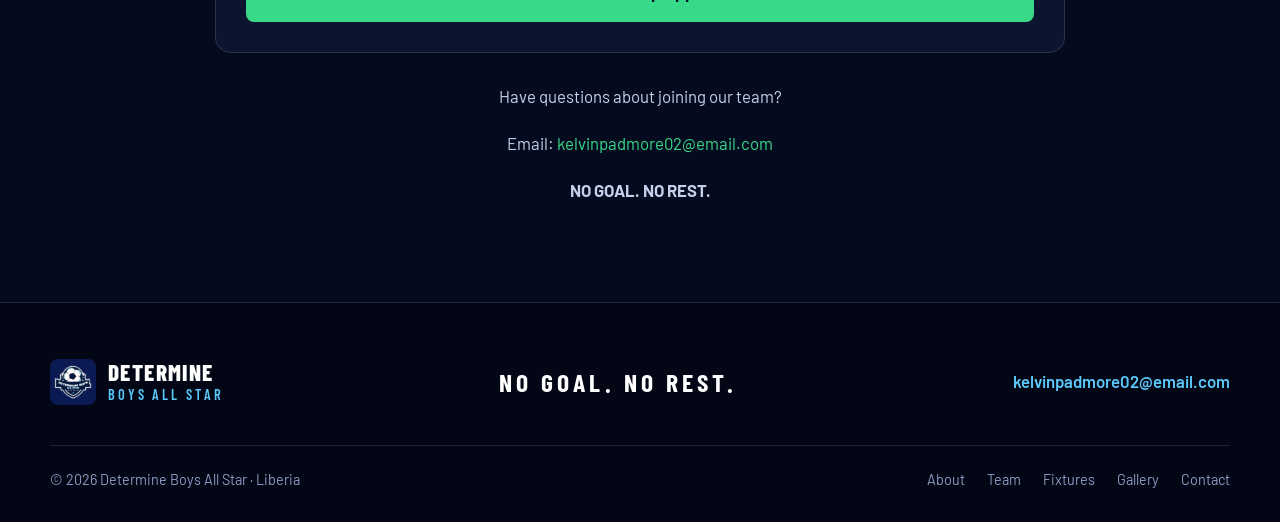
<file: team.html>
<!DOCTYPE html>
<html lang="en">
<head>
    <meta charset="UTF-8">
    <meta name="viewport" content="width=device-width, initial-scale=1.0">
    <meta name="theme-color" content="#050b1f">
    <meta name="description" content="Register to join Determine Boys All Star football team in Liberia.">
    <title>Join the Team | Determine Boys All Star</title>

    <link rel="icon" href="assets/logo.png" type="image/png">
    <link rel="stylesheet" href="css/styles.css">

    <style>
        .join-section {
            padding: 60px 20px 80px;
        }

        .join-container {
            max-width: 850px;
            margin: 0 auto;
        }

        .join-heading {
            text-align: center;
            margin-bottom: 35px;
        }

        .join-heading h1 {
            font-size: clamp(2rem, 5vw, 3.5rem);
            margin-bottom: 15px;
        }

        .join-heading h1 span {
            color: #39d98a;
        }

        .join-heading p {
            line-height: 1.7;
        }

        .join-form {
            display: grid;
            grid-template-columns: repeat(2, minmax(0, 1fr));
            gap: 20px;
            padding: 30px;
            background: #0c1530;
            border: 1px solid rgba(255,255,255,.12);
            border-radius: 16px;
        }

        .form-group {
            display: flex;
            flex-direction: column;
            gap: 8px;
        }

        .form-group.full-width {
            grid-column: 1 / -1;
        }

        .form-group label {
            font-weight: 600;
            color: #f4f7ff;
        }

        .form-group input,
        .form-group select,
        .form-group textarea {
            width: 100%;
            box-sizing: border-box;
            padding: 13px 14px;
            border: 1px solid #34415f;
            border-radius: 8px;
            background: #080f25;
            color: #fff;
            font: inherit;
        }

        .form-group input:focus,
        .form-group select:focus,
        .form-group textarea:focus {
            outline: 2px solid #39d98a;
            outline-offset: 2px;
        }

        .form-group textarea {
            min-height: 120px;
            resize: vertical;
        }

        .form-group option {
            background: #080f25;
            color: #fff;
        }

        .form-note {
            grid-column: 1 / -1;
            font-size: .9rem;
            line-height: 1.6;
            color: #c5cee2;
        }

        .join-submit {
            grid-column: 1 / -1;
            width: 100%;
            border: 0;
            cursor: pointer;
            font: inherit;
            font-weight: 700;
            padding: 15px 20px;
            border-radius: 8px;
            background: #39d98a;
            color: #061326;
        }

        .join-submit:hover {
            filter: brightness(1.08);
        }

        .join-contact {
            text-align: center;
            margin-top: 28px;
            line-height: 1.8;
        }

        .join-contact a {
            color: #39d98a;
            overflow-wrap: anywhere;
        }

        @media (max-width: 600px) {
            .join-form {
                grid-template-columns: 1fr;
                padding: 20px;
            }

            .form-group.full-width,
            .form-note,
            .join-submit {
                grid-column: 1;
            }
        }
    </style>
</head>

<body>
    <a class="skip-link" href="#main">Skip to content</a>

    <header class="site-header">
        <div class="container nav-wrap">
            <a class="brand" href="index.html">
                <img src="assets/logo.png" alt="" width="46" height="46">
                <span>
                    <strong>DETERMINE</strong>
                    <small>BOYS ALL STAR</small>
                </span>
            </a>

            <button class="menu-toggle" type="button"
                    aria-expanded="false" aria-controls="primary-nav">
                <span></span>
                <span></span>
                <span></span>
                <span class="sr-only">Open navigation</span>
            </button>

            <nav id="primary-nav" class="primary-nav" aria-label="Main navigation">
                <a href="index.html">Home</a>
                <a href="about.html">About</a>
                <a href="team.html">Team</a>
                <a href="fixtures.html">Fixtures</a>
                <a href="gallery.html">Gallery</a>
                <a href="contact.html">Contact</a>
                <a class="nav-cta active" href="join.html">
                    Join the Team <span>↗</span>
                </a>
            </nav>
        </div>
    </header>

    <main id="main">
        <section class="page-hero">
            <div class="container page-hero-inner">
                <p class="eyebrow green-text">BECOME PART OF THE SQUAD</p>
                <h1>Join the <span>team.</span></h1>
                <p>
                    Do you have a passion for football? Register your interest
                    in joining Determine Boys All Star. Complete the form
                    below and our team will review your application.
                </p>
            </div>
        </section>

        <section class="join-section">
            <div class="join-container">
                <div class="join-heading">
                    <p class="eyebrow green-text">PLAYER REGISTRATION</p>
                    <h1>Player <span>Membership Form</span></h1>
                    <p>
                        Please provide accurate information in all required
                        fields. We look forward to hearing from you.
                    </p>
                </div>

                <form
                    class="join-form"
                    action="https://formspree.io/f/mgaokgow"
                    
                    method="POST">

                    <input type="hidden" name="_subject"
                           value="New Player Application - Determine Boys All Star">

                    <input type="hidden" name="_template" value="table">

                    <input type="hidden" name="_captcha" value="true">

                    <div class="form-group">
                        <label for="full-name">Full Name *</label>
                        <input type="text" id="full-name" name="Full Name"
                               autocomplete="name" required>
                    </div>

                    <div class="form-group">
                        <label for="date-of-birth">Date of Birth *</label>
                        <input type="date" id="date-of-birth"
                               name="Date of Birth" required>
                    </div>

                    <div class="form-group">
                        <label for="email">Email Address *</label>
                        <input type="email" id="email" name="Player Email"
                               autocomplete="email" required>
                    </div>

                    <div class="form-group">
                        <label for="phone">Phone Number *</label>
                        <input type="tel" id="phone" name="Phone Number"
                               autocomplete="tel" required>
                    </div>

                    <div class="form-group">
                        <label for="location">Community / Location *</label>
                        <input type="text" id="location" name="Community or Location"
                               autocomplete="address-level2" required>
                    </div>

                    <div class="form-group">
                        <label for="position">Preferred Playing Position *</label>
                        <select id="position" name="Playing Position" required>
                            <option value="">Choose your position</option>
                            <option value="Goalkeeper">Goalkeeper</option>
                            <option value="Defender">Defender</option>
                            <option value="Midfielder">Midfielder</option>
                            <option value="Forward">Forward</option>
                            <option value="Can play multiple positions">
                                Can play multiple positions
                            </option>
                        </select>
                    </div>

                    <div class="form-group">
                        <label for="experience">Football Experience</label>
                        <select id="experience" name="Football Experience">
                            <option value="">Choose an option</option>
                            <option value="Beginner">Beginner</option>
                            <option value="Some experience">Some experience</option>
                            <option value="Experienced player">Experienced player</option>
                            <option value="Played for another team">
                                Played for another team
                            </option>
                        </select>
                    </div>

                    <div class="form-group">
                        <label for="jersey">Preferred Jersey Number</label>
                        <input type="number" id="jersey"
                               name="Preferred Jersey Number"
                               min="1" max="99">
                    </div>

                    <div class="form-group full-width">
                        <label for="message">Tell us about yourself</label>
                        <textarea id="message" name="Player Message"
                                  placeholder="Your football experience, skills, and why you want to join..."></textarea>
                    </div>

                    <p class="form-note">
                        By submitting this form, you confirm that the
                        information provided is accurate and agree that
                        the club may contact you about your application.
                    </p>

                    <button class="join-submit" type="submit">
                        Submit Membership Application ↗
                    </button>
                </form>

                <div class="join-contact">
                    <p>Have questions about joining our team?</p>
                    <p>
                        Email:
                        <a href="mailto:kelvinpadmore02@email.com">
                            kelvinpadmore02@email.com
                        </a>
                    </p>
                    <p><strong>NO GOAL. NO REST.</strong></p>
                </div>
            </div>
        </section>
    </main>

    <footer class="site-footer">
        <div class="container footer-top">
            <a class="brand" href="index.html">
                <img src="assets/logo.png" alt="" width="46" height="46">
                <span>
                    <strong>DETERMINE</strong>
                    <small>BOYS ALL STAR</small>
                </span>
            </a>

            <p>NO GOAL. NO REST.</p>

            <a class="footer-email"
               href="mailto:kelvinpadmore02@email.com">
               kelvinpadmore02@email.com
            </a>
        </div>

        <div class="container footer-bottom">
            <span>© <span data-year>2026</span> Determine Boys All Star · Liberia</span>
            <nav aria-label="Footer navigation">
                <a href="about.html">About</a>
                <a href="team.html">Team</a>
                <a href="fixtures.html">Fixtures</a>
                <a href="gallery.html">Gallery</a>
                <a href="contact.html">Contact</a>
            </nav>
        </div>
    </footer>

    <script src="js/script.js" defer></script>
</body>
</html>
</file>
<file: css/styles.css>
/* Determine Boys All Star — main stylesheet
   Palette is taken from the club crest: deep navy, royal blue, sky blue. */
@import url('https://fonts.googleapis.com/css2?family=Barlow+Condensed:wght@600;700;800&family=Barlow:wght@400;500;600&display=swap');

:root{
  --ink:#050b1f; --navy:#0a1640; --royal:#14226b; --sky:#5ac8fa; --sky-deep:#2f9fd8;
  --white:#fff; --mist:#c5d0ea; --muted:#8c9bc4; --line:rgba(255,255,255,.12);
  --display:'Barlow Condensed','Arial Narrow',Impact,sans-serif;
  --body:'Barlow',system-ui,-apple-system,'Segoe UI',Roboto,Arial,sans-serif;
  --maxw:1180px;
}
*,*::before,*::after{box-sizing:border-box}
html{scroll-behavior:smooth;-webkit-text-size-adjust:100%}
body{margin:0;background:var(--ink);color:var(--mist);font-family:var(--body);font-size:1.05rem;line-height:1.65}
img{max-width:100%;display:block}
a{color:inherit;text-decoration:none}
h1,h2,h3{font-family:var(--display);color:var(--white);line-height:1;margin:0;text-transform:uppercase;letter-spacing:.01em}
p{margin:0 0 1em}
:focus-visible{outline:3px solid var(--sky);outline-offset:3px}
.container{width:min(100% - 40px,var(--maxw));margin-inline:auto}
.sr-only{position:absolute;width:1px;height:1px;overflow:hidden;clip:rect(0 0 0 0);white-space:nowrap}
.skip-link{position:absolute;left:12px;top:-60px;background:var(--sky);color:var(--ink);padding:10px 16px;font-weight:600;z-index:200}
.skip-link:focus{top:12px}
.muted{color:var(--muted)}

/* ---------- Header ---------- */
.site-header{position:sticky;top:0;z-index:100;background:rgba(5,11,31,.9);backdrop-filter:blur(12px);border-bottom:1px solid var(--line);transition:box-shadow .3s}
.site-header.scrolled{box-shadow:0 8px 30px rgba(0,0,0,.45)}
.nav-wrap{display:flex;align-items:center;justify-content:space-between;min-height:74px;gap:16px}
.brand{display:flex;align-items:center;gap:12px}
.brand img{border-radius:8px;flex:none}
.brand span{display:flex;flex-direction:column;line-height:1}
.brand strong{font-family:var(--display);font-size:1.45rem;letter-spacing:.06em;color:var(--white);font-weight:800}
.brand small{font-family:var(--display);font-size:.9rem;letter-spacing:.2em;color:var(--sky);margin-top:3px;font-weight:600}
.menu-toggle{display:none;width:46px;height:46px;border:1px solid var(--line);background:transparent;border-radius:10px;cursor:pointer;padding:0;flex-direction:column;align-items:center;justify-content:center;gap:5px}
.menu-toggle span:not(.sr-only){display:block;width:22px;height:2px;background:var(--white);transition:transform .25s,opacity .25s}
.menu-toggle[aria-expanded="true"] span:nth-child(1){transform:translateY(7px) rotate(45deg)}
.menu-toggle[aria-expanded="true"] span:nth-child(2){opacity:0}
.menu-toggle[aria-expanded="true"] span:nth-child(3){transform:translateY(-7px) rotate(-45deg)}
.primary-nav{display:flex;align-items:center;gap:4px}
.primary-nav a{font-family:var(--display);font-weight:600;font-size:1.1rem;letter-spacing:.1em;text-transform:uppercase;color:var(--mist);padding:8px 14px;border-bottom:2px solid transparent;transition:color .2s,border-color .2s}
.primary-nav a:hover{color:var(--white)}
.primary-nav a.active{color:var(--white);border-bottom-color:var(--sky)}
.primary-nav .nav-cta{background:var(--sky);color:var(--ink);border-radius:999px;padding:9px 20px;margin-left:12px;border-bottom:0;font-weight:700}
.primary-nav .nav-cta:hover{background:var(--white);color:var(--ink)}
@media (max-width:960px){
  .menu-toggle{display:flex}
  .primary-nav{position:absolute;top:100%;left:0;right:0;flex-direction:column;align-items:stretch;gap:0;background:var(--ink);border-bottom:1px solid var(--line);padding:8px 20px 22px;display:none}
  .primary-nav.open{display:flex}
  .primary-nav a{padding:15px 4px;border-bottom:1px solid var(--line);font-size:1.3rem}
  .primary-nav a.active{border-bottom-color:var(--sky)}
  .primary-nav .nav-cta{margin:16px 0 0;text-align:center;border-radius:12px;padding:14px}
}

/* ---------- Buttons & links ---------- */
.button{display:inline-flex;align-items:center;gap:10px;font-family:var(--display);font-weight:700;font-size:1.15rem;letter-spacing:.1em;text-transform:uppercase;padding:15px 30px;border-radius:999px;border:2px solid transparent;cursor:pointer;transition:background .2s,color .2s,border-color .2s,transform .2s}
.button:hover{transform:translateY(-2px)}
.button-primary{background:var(--sky);color:var(--ink)}
.button-primary:hover{background:var(--white)}
.button-outline{border-color:rgba(255,255,255,.55);color:var(--white)}
.button-outline:hover{background:var(--white);color:var(--ink);border-color:var(--white)}
.button-quiet{color:var(--mist);padding-inline:14px}
.button-quiet:hover{color:var(--white)}
.button-light{background:var(--white);color:var(--royal)}
.button-light:hover{background:var(--ink);color:var(--white)}
.text-link{font-family:var(--display);font-weight:700;letter-spacing:.12em;text-transform:uppercase;color:var(--sky);font-size:1.05rem;border-bottom:2px solid transparent;transition:border-color .2s,color .2s}
.text-link:hover{color:var(--white);border-bottom-color:var(--white)}
.eyebrow{font-family:var(--display);font-weight:600;letter-spacing:.22em;font-size:1rem;color:var(--white);margin-bottom:14px;display:flex;align-items:center;gap:12px;text-transform:uppercase}
.eyebrow.green-text,.green-text{color:var(--sky)}
.eyebrow-mark{width:34px;height:2px;background:var(--sky);display:inline-block}
h1 span,h2 span{color:var(--sky)}

/* ---------- Hero ---------- */
.hero{position:relative;min-height:calc(100vh - 74px);min-height:calc(100svh - 74px);display:flex;align-items:center;background:var(--navy) url('../assets/gallery/matchday-team.jpg') center 30%/cover no-repeat;overflow:hidden}
.hero-shade{position:absolute;inset:0;background:linear-gradient(90deg,rgba(5,11,31,.96) 0%,rgba(5,11,31,.78) 45%,rgba(5,11,31,.35) 100%),linear-gradient(0deg,rgba(5,11,31,.9),transparent 40%)}
.hero-content{position:relative;padding:80px 0 120px;animation:rise .9s ease both}
.hero h1{font-size:clamp(2.8rem,10.5vw,9.5rem);font-weight:800;line-height:.88;letter-spacing:.005em}
.hero h1 span{display:block;color:transparent;-webkit-text-stroke:2px var(--sky)}
.hero-motto{font-family:var(--display);font-weight:700;font-size:clamp(1.6rem,3.2vw,2.4rem);letter-spacing:.14em;color:var(--white);margin:30px 0 8px}
.hero-copy{font-size:1.2rem;max-width:34ch;color:var(--mist)}
.button-row{display:flex;flex-wrap:wrap;gap:14px;align-items:center;margin-top:34px}
.hero-side{position:absolute;right:26px;top:50%;transform:translateY(-50%) rotate(90deg);transform-origin:right center;font-family:var(--display);letter-spacing:.3em;color:var(--mist);font-size:1rem;white-space:nowrap}
.hero-side span{color:var(--sky)}
.hero-bottom{position:absolute;left:0;right:0;bottom:0;display:flex;justify-content:space-between;padding:20px max(20px,calc((100% - var(--maxw))/2));border-top:1px solid var(--line);font-family:var(--display);letter-spacing:.22em;color:var(--mist);font-size:1rem;background:rgba(5,11,31,.55)}
@media (max-width:760px){.hero-side{display:none}.hero-shade{background:linear-gradient(0deg,rgba(5,11,31,.97) 15%,rgba(5,11,31,.6))}.hero-content{padding:60px 0 110px}}
@keyframes rise{from{opacity:0;transform:translateY(24px)}to{opacity:1;transform:none}}

/* ---------- Sections ---------- */
.section-pad{padding:clamp(64px,9vw,120px) 0}
.section-heading{display:flex;align-items:flex-end;justify-content:space-between;gap:20px;flex-wrap:wrap;margin-bottom:44px}
.section-heading h2,.intro-main h2,.prose h2,.form-aside h2,.motto-panel h2{font-size:clamp(2.6rem,6vw,4.6rem);font-weight:800}
.section-label{display:flex;flex-direction:column;gap:6px;font-family:var(--display);letter-spacing:.22em;color:var(--sky);font-size:1rem;border-left:3px solid var(--sky);padding-left:14px;align-self:start}
.section-label span:first-child{color:var(--white)}

.intro-grid{display:grid;grid-template-columns:200px 1fr 300px;gap:48px;align-items:center}
.lead{font-size:1.3rem;line-height:1.6;color:var(--mist);max-width:56ch;margin:26px 0 30px}
.intro-seal{display:flex;justify-content:center}
.intro-seal img{width:100%;max-width:280px;border-radius:50%;border:3px solid var(--line);box-shadow:0 0 0 12px rgba(90,200,250,.08),0 30px 60px rgba(0,0,0,.5)}
@media (max-width:980px){.intro-grid{grid-template-columns:1fr;gap:28px}.intro-seal{justify-content:flex-start}.intro-seal img{max-width:200px}}

.values-band{background:linear-gradient(135deg,var(--royal),var(--navy));border-block:1px solid var(--line)}
.value-grid{display:grid;grid-template-columns:repeat(4,1fr)}
.value-grid>div{padding:46px 30px;border-left:1px solid var(--line)}
.value-grid>div:last-child{border-right:1px solid var(--line)}
.value-number{font-family:var(--display);font-size:1.1rem;letter-spacing:.2em;color:var(--sky);font-weight:700;display:block;margin-bottom:14px}
.value-grid h3{font-size:2rem;margin-bottom:10px;font-weight:800}
.value-grid p{margin:0;color:var(--mist);font-size:1rem}
@media (max-width:900px){.value-grid{grid-template-columns:1fr 1fr}.value-grid>div{border-bottom:1px solid var(--line)}.value-grid>div:nth-child(2n){border-right:1px solid var(--line)}}
@media (max-width:520px){.value-grid{grid-template-columns:1fr}.value-grid>div{border-right:1px solid var(--line)}}

/* Cards */
.cards-grid{display:grid;grid-template-columns:repeat(3,1fr);gap:26px}
.feature-card{background:var(--navy);border:1px solid var(--line);border-radius:6px;overflow:hidden;display:flex;flex-direction:column;transition:transform .3s,border-color .3s}
.feature-card:hover{transform:translateY(-6px);border-color:rgba(90,200,250,.5)}
.card-image{position:relative;aspect-ratio:16/10;background:var(--royal) center/cover no-repeat}
.card-image::after{content:"";position:absolute;inset:0;background:linear-gradient(0deg,rgba(5,11,31,.7),transparent 60%)}
.image-training{background-image:url('../assets/gallery/training-sand.jpg')}
.image-match{background-image:url('../assets/gallery/matchday-team.jpg')}
.image-team{background-image:url('../assets/gallery/teammates.jpg')}
.card-tag{position:absolute;left:16px;top:16px;z-index:1;background:var(--sky);color:var(--ink);font-family:var(--display);font-weight:700;letter-spacing:.14em;font-size:.9rem;padding:5px 12px;border-radius:999px}
.card-body{padding:26px 26px 30px;display:flex;flex-direction:column;flex:1}
.card-meta{font-family:var(--display);letter-spacing:.16em;color:var(--sky);font-size:.95rem;margin-bottom:10px}
.card-body h3{font-size:1.9rem;font-weight:800;margin-bottom:14px}
.card-body p{color:var(--mist);font-size:1rem}
.card-body .text-link{margin-top:auto;align-self:flex-start}
@media (max-width:980px){.cards-grid{grid-template-columns:1fr}}

/* CTA strip */
.cta-strip{background:linear-gradient(100deg,var(--sky-deep),var(--royal) 70%);padding:64px 0}
.cta-inner{display:flex;align-items:center;justify-content:space-between;gap:28px;flex-wrap:wrap}
.cta-strip .eyebrow{color:var(--white);opacity:.85}
.cta-strip h2{font-size:clamp(2.4rem,5vw,4rem);font-weight:800}

/* ---------- Inner page hero ---------- */
.page-hero{position:relative;padding:clamp(70px,10vw,130px) 0 clamp(56px,8vw,90px);background:radial-gradient(900px 400px at 85% 0%,rgba(90,200,250,.18),transparent 60%),linear-gradient(180deg,var(--navy),var(--ink));border-bottom:1px solid var(--line)}
.page-hero h1{font-size:clamp(2.8rem,9vw,7rem);font-weight:800;line-height:.92}
.page-hero p:last-child{font-size:1.25rem;max-width:44ch;margin:24px 0 0;color:var(--mist)}

/* About */
.about-layout{display:grid;grid-template-columns:200px 1fr;gap:48px}
.prose{max-width:68ch}
.prose h2{margin-bottom:28px}
.prose p{font-size:1.15rem}
.editable-note{margin-top:34px;padding:16px 20px;border:1px dashed rgba(90,200,250,.5);border-radius:6px;background:rgba(90,200,250,.06);color:var(--mist);font-size:.95rem}
.editable-note strong{color:var(--sky)}
.motto-panel{display:grid;grid-template-columns:1fr 1fr;gap:48px;align-items:center;padding:clamp(34px,6vw,70px);background:linear-gradient(135deg,var(--royal),var(--navy));border:1px solid var(--line);border-radius:8px}
.motto-panel h2{font-size:clamp(3.2rem,8vw,6.5rem);line-height:.9}
.motto-panel>p{font-size:1.2rem;margin:0}
@media (max-width:860px){.about-layout,.motto-panel{grid-template-columns:1fr;gap:28px}}

/* Team */
.squad-grid{display:grid;grid-template-columns:repeat(3,1fr);gap:24px}
.player-card{background:var(--navy);border:1px solid var(--line);border-radius:6px;overflow:hidden;transition:transform .3s,border-color .3s}
.player-card:hover{transform:translateY(-5px);border-color:rgba(90,200,250,.5)}
.player-placeholder{position:relative;aspect-ratio:4/3;display:flex;align-items:flex-end;justify-content:space-between;padding:20px;background:linear-gradient(145deg,var(--royal),var(--ink));overflow:hidden}
.player-placeholder.alt{background:linear-gradient(145deg,var(--sky-deep),var(--royal))}
.player-placeholder span{font-family:var(--display);letter-spacing:.3em;color:rgba(255,255,255,.7);font-weight:600;align-self:flex-start}
.player-placeholder b{font-family:var(--display);font-size:7rem;line-height:.8;font-weight:800;color:rgba(255,255,255,.16)}
.player-info{padding:22px 24px 26px}
.player-info span{font-family:var(--display);letter-spacing:.16em;color:var(--sky);font-size:.95rem}
.player-info h3{font-size:1.9rem;margin:6px 0 8px;font-weight:800}
.player-info p{margin:0;color:var(--muted);font-size:.95rem}
@media (max-width:980px){.squad-grid{grid-template-columns:1fr 1fr}}
@media (max-width:560px){.squad-grid{grid-template-columns:1fr}}

/* Fixtures */
.schedule-status{font-family:var(--display);letter-spacing:.16em;font-size:.95rem;color:var(--ink);background:var(--sky);padding:7px 16px;border-radius:999px;font-weight:700}
.fixture-list{display:grid;gap:18px}
.fixture-card{display:grid;grid-template-columns:130px 1fr 240px;align-items:center;gap:28px;background:var(--navy);border:1px solid var(--line);border-radius:6px;padding:26px 30px}
.fixture-round{font-family:var(--display);letter-spacing:.2em;color:var(--sky);font-size:1rem}
.fixture-round b{display:block;font-size:3.2rem;color:var(--white);line-height:1;font-weight:800}
.fixture-clubs{display:flex;align-items:center;justify-content:center;gap:26px}
.fixture-clubs>div{display:flex;align-items:center;gap:14px;flex:1}
.fixture-clubs>div:last-child{justify-content:flex-end;text-align:right}
.fixture-clubs strong{font-family:var(--display);color:var(--white);font-size:1.35rem;text-transform:uppercase;letter-spacing:.04em;line-height:1.05}
.fixture-clubs img{border-radius:10px}
.versus{font-family:var(--display);font-weight:800;font-size:1.6rem;color:var(--sky);letter-spacing:.1em}
.opponent-mark{width:56px;height:56px;border-radius:10px;border:2px dashed var(--muted);display:grid;place-items:center;font-family:var(--display);font-weight:700;color:var(--muted);flex:none}
.fixture-details{display:flex;flex-direction:column;gap:6px;font-family:var(--display);letter-spacing:.14em;font-size:.95rem;color:var(--mist);border-left:1px solid var(--line);padding-left:26px}
@media (max-width:960px){
  .fixture-card{grid-template-columns:1fr;gap:18px;padding:24px}
  .fixture-details{border-left:0;padding-left:0;border-top:1px solid var(--line);padding-top:16px}
}
@media (max-width:560px){.fixture-clubs{flex-direction:column;align-items:flex-start}.fixture-clubs>div:last-child{justify-content:flex-start;text-align:left}}

/* Forms */
.form-layout{display:grid;grid-template-columns:1fr 1.2fr;gap:64px;align-items:start}
.form-aside h2{margin-bottom:26px}
.form-aside p{max-width:44ch}
.contact-card{margin:30px 0;padding:24px 26px;background:var(--navy);border:1px solid var(--line);border-left:4px solid var(--sky);border-radius:6px;display:flex;flex-direction:column;gap:6px}
.contact-card span{font-family:var(--display);letter-spacing:.2em;color:var(--sky);font-size:.95rem}
.contact-card a{color:var(--white);font-weight:600;word-break:break-all}
.contact-card a:hover{color:var(--sky)}
.contact-card small{color:var(--muted);font-size:.9rem}
.form-panel{background:var(--white);color:#1b2342;border-radius:10px;padding:clamp(26px,4vw,48px);box-shadow:0 30px 70px rgba(0,0,0,.45)}
.form-panel h2{color:var(--navy);font-size:2.4rem;font-weight:800}
.form-help{color:#5a6485;margin:8px 0 26px}
.form-row{margin-bottom:20px}
.form-row.two-col{display:grid;grid-template-columns:1fr 1fr;gap:18px}
.form-panel label{display:block;font-weight:600;font-size:.95rem;color:var(--navy);margin-bottom:7px}
.form-panel label span{color:#d23b5a}
.form-panel input[type=text],.form-panel input[type=email],.form-panel input[type=tel],.form-panel input[type=number],.form-panel select,.form-panel textarea{width:100%;font:inherit;font-size:1rem;color:#1b2342;background:#f3f6fc;border:1.5px solid #d3dbee;border-radius:8px;padding:13px 15px;transition:border-color .2s,background .2s,box-shadow .2s}
.form-panel textarea{resize:vertical;min-height:120px}
.form-panel input:focus,.form-panel select:focus,.form-panel textarea:focus{outline:0;border-color:var(--sky-deep);background:#fff;box-shadow:0 0 0 4px rgba(47,159,216,.2)}
.check-row{display:flex!important;gap:12px;align-items:flex-start;font-weight:500!important;margin-bottom:24px!important}
.check-row input{width:20px;height:20px;margin-top:3px;accent-color:var(--royal);flex:none}
.form-submit{width:100%;justify-content:center;background:var(--royal);color:var(--white)}
.form-submit:hover{background:var(--sky-deep);color:var(--white)}
.form-footnote{margin:18px 0 0;font-size:.82rem;color:#7a84a3;line-height:1.5}
@media (max-width:900px){.form-layout{grid-template-columns:1fr;gap:40px}}
@media (max-width:520px){.form-row.two-col{grid-template-columns:1fr}}

/* ---------- Footer ---------- */
.site-footer{background:#030715;border-top:1px solid var(--line);padding-top:56px}
.footer-top{display:flex;align-items:center;justify-content:space-between;gap:24px;flex-wrap:wrap;padding-bottom:40px}
.footer-top>p{font-family:var(--display);font-size:1.6rem;font-weight:700;letter-spacing:.16em;color:var(--white);margin:0}
.footer-email{color:var(--sky);font-weight:600;word-break:break-all}
.footer-email:hover{color:var(--white)}
.footer-bottom{display:flex;justify-content:space-between;align-items:center;gap:16px;flex-wrap:wrap;padding:22px 0 30px;border-top:1px solid var(--line);font-size:.9rem;color:var(--muted)}
.footer-bottom nav{display:flex;gap:22px;flex-wrap:wrap}
.footer-bottom nav a:hover{color:var(--white)}

@media (prefers-reduced-motion:reduce){*,*::before,*::after{animation:none!important;transition:none!important;scroll-behavior:auto!important}}
.form-panel .check-row span{color:#1b2342}
.form-panel .check-row b{color:#d23b5a}
</file>
<file: css/gallery.css>
/* Gallery styles. Loaded after styles.css; safe to edit independently. */
.gallery-grid{display:grid;grid-template-columns:repeat(2,1fr);gap:14px}
.g-item{margin:0;position:relative;overflow:hidden;background:#0a1640;border:1px solid rgba(255,255,255,.1)}
.g-item .g-open{display:block;width:100%;padding:0;border:0;background:none;cursor:zoom-in;aspect-ratio:4/3}
.g-item img{width:100%;height:100%;object-fit:cover;display:block;transition:transform .5s ease}
.g-item .g-open:hover img,.g-item .g-open:focus-visible img{transform:scale(1.04)}
.g-item .g-open:focus-visible{outline:3px solid #5ac8fa;outline-offset:-3px}
.g-item figcaption{position:absolute;left:0;right:0;bottom:0;padding:34px 16px 14px;color:#fff;font-size:.95rem;font-weight:600;background:linear-gradient(transparent,rgba(5,11,31,.88));pointer-events:none}
@media (min-width:760px){
  .gallery-grid{grid-template-columns:repeat(6,1fr);gap:18px}
  .g-item{grid-column:span 2}
  .g-item.g-hero{grid-column:span 4}
  .g-item.g-hero .g-open{aspect-ratio:16/10}
  .g-item.g-side{grid-column:span 2}
  .g-item.g-side .g-open{aspect-ratio:auto;height:100%}
}
.g-item .g-open{height:100%}
.gallery-grid + .editable-note{margin-top:32px}
.editable-note code{font-size:.9em}

/* Home page preview strip */
.preview-strip{display:grid;gap:12px;grid-template-columns:1fr}
.preview-strip a{display:block;overflow:hidden;border:1px solid rgba(255,255,255,.1);aspect-ratio:4/3}
.preview-strip img{width:100%;height:100%;object-fit:cover;display:block;transition:transform .5s ease}
.preview-strip a:hover img,.preview-strip a:focus-visible img{transform:scale(1.04)}
.preview-strip a:focus-visible{outline:3px solid #5ac8fa;outline-offset:2px}
@media (min-width:760px){.preview-strip{grid-template-columns:1.4fr 1fr 1fr;gap:16px}.preview-strip a{aspect-ratio:auto;height:320px}}

/* Lightbox */
.lightbox{border:0;padding:0;background:transparent;max-width:100vw;max-height:100vh;width:100%;height:100%;color:#fff}
.lightbox::backdrop{background:rgba(5,11,31,.95)}
.lightbox[open]{display:flex;align-items:center;justify-content:center;gap:8px}
.lightbox figure{margin:0;max-width:min(1100px,86vw);text-align:center}
.lightbox img{max-width:100%;max-height:78vh;object-fit:contain;display:block;margin:0 auto}
.lightbox figcaption{margin-top:12px;font-size:1rem}
.lb-close,.lb-nav{background:rgba(255,255,255,.1);border:1px solid rgba(255,255,255,.25);color:#fff;font-size:2rem;line-height:1;width:48px;height:48px;border-radius:50%;cursor:pointer;flex:none}
.lb-close:hover,.lb-nav:hover{background:rgba(255,255,255,.22)}
.lb-close:focus-visible,.lb-nav:focus-visible{outline:3px solid #5ac8fa;outline-offset:2px}
.lb-close{position:absolute;top:16px;right:16px}
@media (max-width:600px){.lb-nav{position:absolute;bottom:20px}.lb-prev{left:16px}.lb-next{right:16px}.lightbox img{max-height:70vh}}
@media (prefers-reduced-motion:reduce){.g-item img,.preview-strip img{transition:none}}
</file>
